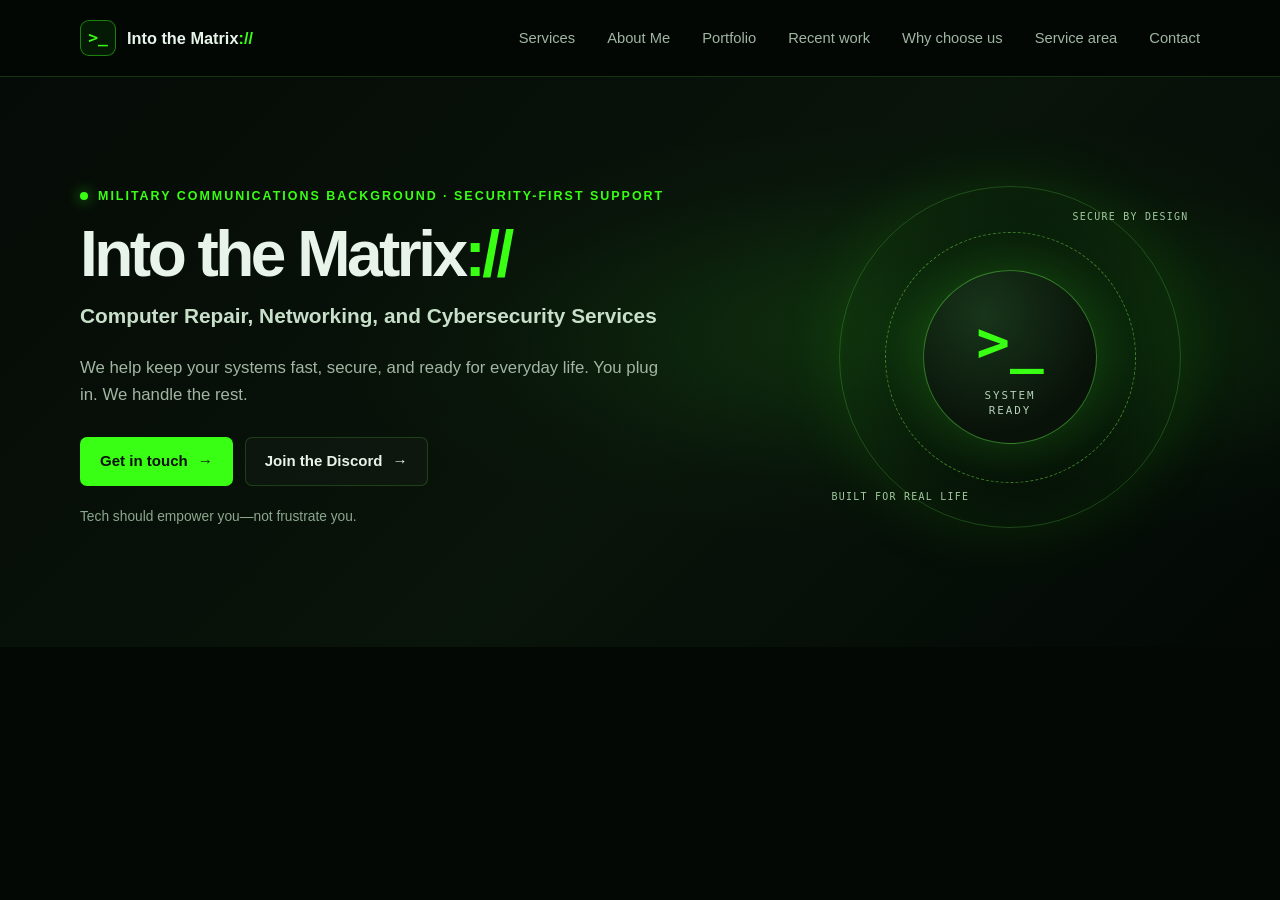
<file: index.html>
<!DOCTYPE html>
<html lang="en">
<head>
  <meta charset="UTF-8">
  <meta name="viewport" content="width=device-width, initial-scale=1">
  <meta name="description" content="Into the Matrix:// provides thoughtful computer repair, networking, cybersecurity, custom PC, and home lab services.">
  <title>Into the Matrix:// | Computer Repair, Networking &amp; Cybersecurity</title>
  <link rel="stylesheet" href="css/styles.css">
  <script src="js/main.js" defer></script>
</head>
<body>
  <!-- Keyboard users can skip directly to the page's main content. -->
  <a class="skip-link" href="#main-content">Skip to content</a>

  <!-- The header introduces the business and provides in-page navigation. -->
  <header class="site-header">
    <div class="container header-inner">
      <a class="brand" href="#home" aria-label="Into the Matrix home">
        <span class="brand-mark" aria-hidden="true">&gt;_</span>
        <span>Into the Matrix<span class="brand-slashes">://</span></span>
      </a>

      <button class="menu-toggle" type="button" aria-expanded="false" aria-controls="main-navigation">
        <span class="menu-icon" aria-hidden="true"><span></span><span></span><span></span></span>
        <span class="menu-label">Menu</span>
      </button>

      <nav class="site-nav" id="main-navigation" aria-label="Main navigation">
        <a href="services.html">Services</a>
        <a href="#about">About Me</a>
        <a href="portfolio.html">Portfolio</a>
        <a href="recent-work.html">Recent work</a>
        <a href="#why-choose">Why choose us</a>
        <a href="#service-area">Service area</a>
        <a href="#contact">Contact</a>
      </nav>
    </div>
  </header>

  <main id="main-content">
    <!-- The hero gives visitors a quick overview and clear next steps. -->
    <section class="hero section-shell" id="home" aria-labelledby="hero-title">
      <div class="container hero-layout">
        <div class="hero-copy">
          <p class="eyebrow"><span class="status-dot" aria-hidden="true"></span> Military communications background · security-first support</p>
          <h1 id="hero-title">Into the Matrix<span class="brand-slashes">://</span></h1>
          <p class="hero-subtitle">Computer Repair, Networking, and Cybersecurity Services</p>
          <p class="hero-description">
            We help keep your systems fast, secure, and ready for everyday life. You plug in. We handle the rest.
          </p>
          <div class="hero-actions">
            <a class="button button-primary" href="#contact">Get in touch <span aria-hidden="true">&rarr;</span></a>
            <a class="button button-secondary" href="https://discord.gg/3ud6S2FYjs" target="_blank" rel="noopener noreferrer">Join the Discord <span aria-hidden="true">&rarr;</span></a>
          </div>
          <p class="hero-note">Tech should empower you—not frustrate you.</p>
        </div>

        <!-- Decorative artwork is made with CSS, so the page needs no image assets. -->
        <div class="hero-art" aria-hidden="true">
          <div class="art-orbit orbit-outer"></div>
          <div class="art-orbit orbit-inner"></div>
          <div class="art-core">
            <span class="art-prompt">&gt;_</span>
            <span class="art-caption">SYSTEM<br>READY</span>
          </div>
          <span class="art-label art-label-top">SECURE BY DESIGN</span>
          <span class="art-label art-label-bottom">BUILT FOR REAL LIFE</span>
        </div>
      </div>
      <div class="matrix-rain" aria-hidden="true">
        <span>1<br>0<br>1<br>1<br>0<br>0<br>1<br>0<br>1<br>1<br>0<br>1<br>0<br>0<br>1<br>1<br>0<br>1</span>
        <span>0<br>1<br>0<br>0<br>1<br>1<br>0<br>1<br>0<br>1<br>1<br>0<br>1<br>0<br>0<br>1<br>0<br>1</span>
        <span>1<br>1<br>0<br>1<br>0<br>1<br>0<br>0<br>1<br>0<br>1<br>1<br>0<br>0<br>1<br>0<br>1<br>1</span>
        <span>0<br>0<br>1<br>0<br>1<br>1<br>0<br>1<br>1<br>0<br>0<br>1<br>0<br>1<br>1<br>0<br>1<br>0</span>
        <span>1<br>0<br>0<br>1<br>1<br>0<br>1<br>0<br>0<br>1<br>1<br>0<br>1<br>1<br>0<br>0<br>1<br>0</span>
        <span>0<br>1<br>1<br>0<br>0<br>1<br>0<br>1<br>0<br>0<br>1<br>1<br>0<br>1<br>0<br>1<br>1<br>0</span>
        <span>1<br>0<br>1<br>0<br>1<br>0<br>0<br>1<br>1<br>0<br>1<br>0<br>0<br>1<br>1<br>0<br>1<br>0</span>
        <span>0<br>1<br>0<br>1<br>1<br>0<br>1<br>0<br>1<br>0<br>0<br>1<br>1<br>0<br>1<br>0<br>0<br>1</span>
      </div>
    </section>

    <!-- Each service card describes one area of support in plain language. -->
    <section class="section-shell section-light" id="services" aria-labelledby="services-title">
      <div class="container">
        <div class="section-heading">
          <p class="eyebrow">What we do</p>
          <h2 id="services-title">Reliable support for your devices and network.</h2>
          <p>From a PC tune-up to a more secure home network, get practical help with clear recommendations.</p>
        </div>

        <div class="service-grid">
          <article class="service-card">
            <span class="service-icon" aria-hidden="true">
              <svg viewBox="0 0 48 48" fill="none" stroke="currentColor" stroke-width="1.8" stroke-linecap="round" stroke-linejoin="round" focusable="false">
                <path d="M29.5 8.5a11 11 0 0 0-13.2 14l-8.9 8.9a4.2 4.2 0 0 0 5.9 5.9l8.9-8.9a11 11 0 0 0 14-13.2l-6.7 6.7-6.4-1.7-1.7-6.4z" />
              </svg>
            </span>
            <h3>PC Repair</h3>
            <p>Get your computer running smoothly with practical diagnostics and cleanup.</p>
            <button class="card-open-button" type="button">See what's included <span aria-hidden="true">&rarr;</span></button>
            <div class="card-details" hidden>
              <ul class="service-list">
                <li>PC tune-ups and performance optimization</li>
                <li>Hardware diagnostics</li>
                <li>Virus and malware removal</li>
                <li>Software cleanup</li>
              </ul>
            </div>
          </article>
          <article class="service-card">
            <span class="service-icon" aria-hidden="true">
              <svg viewBox="0 0 48 48" fill="none" stroke="currentColor" stroke-width="1.8" stroke-linecap="round" stroke-linejoin="round" focusable="false">
                <circle cx="24" cy="10" r="4" />
                <circle cx="13" cy="37" r="4" />
                <circle cx="35" cy="37" r="4" />
                <path d="M24 14v8m0 0H13v11m11-11h11v11" />
              </svg>
            </span>
            <h3>Networking</h3>
            <p>Improve the reliability and reach of your home network.</p>
            <button class="card-open-button" type="button">See what's included <span aria-hidden="true">&rarr;</span></button>
            <div class="card-details" hidden>
              <ul class="service-list">
                <li>Wi-Fi optimization and router upgrades</li>
                <li>Home network setup and cabling</li>
                <li>Device configuration</li>
                <li>Remote support sessions</li>
              </ul>
            </div>
          </article>
          <article class="service-card">
            <span class="service-icon" aria-hidden="true">
              <svg viewBox="0 0 48 48" fill="none" stroke="currentColor" stroke-width="1.8" stroke-linecap="round" stroke-linejoin="round" focusable="false">
                <path d="m24 5 14 6v11c0 9-5.8 15.6-14 21-8.2-5.4-14-12-14-21V11z" />
                <path d="m17 23 5 5 9-10" />
              </svg>
            </span>
            <h3>Cybersecurity</h3>
            <p>Build safer habits and strengthen the protections around your devices and network.</p>
            <button class="card-open-button" type="button">See what's included <span aria-hidden="true">&rarr;</span></button>
            <div class="card-details" hidden>
              <ul class="service-list">
                <li>Network hardening</li>
                <li>Router and firewall optimization</li>
                <li>Password hygiene and MFA</li>
                <li>Threat cleanup and privacy coaching</li>
              </ul>
            </div>
          </article>
          <article class="service-card">
            <span class="service-icon" aria-hidden="true">
              <svg viewBox="0 0 48 48" fill="none" stroke="currentColor" stroke-width="1.8" stroke-linecap="round" stroke-linejoin="round" focusable="false">
                <rect x="4" y="7" width="27" height="21" rx="2" />
                <path d="M13 36h9m-4.5-8V36m16-25h10v28H33z" />
                <circle cx="38" cy="17" r="1" />
                <path d="M36 23h4m-4 4h4" />
              </svg>
            </span>
            <h3>Custom PC Builds</h3>
            <p>Build planning and component selection for a computer matched to your needs and budget.</p>
            <button class="card-open-button" type="button">See what's included <span aria-hidden="true">&rarr;</span></button>
            <div class="card-details" hidden>
              <ul class="service-list">
                <li>Component selection matched to your budget</li>
                <li>Compatibility and upgrade planning</li>
                <li>Build guidance for your intended use</li>
              </ul>
            </div>
          </article>
          <article class="service-card">
            <span class="service-icon" aria-hidden="true">
              <svg viewBox="0 0 48 48" fill="none" stroke="currentColor" stroke-width="1.8" stroke-linecap="round" stroke-linejoin="round" focusable="false">
                <rect x="7" y="5" width="34" height="11" rx="2" />
                <rect x="7" y="19" width="34" height="11" rx="2" />
                <rect x="7" y="33" width="34" height="11" rx="2" />
                <circle cx="14" cy="10.5" r="1" />
                <circle cx="14" cy="24.5" r="1" />
                <circle cx="14" cy="38.5" r="1" />
                <path d="M21 10.5h14m-14 14h14m-14 14h14" />
              </svg>
            </span>
            <h3>Home Lab Consulting</h3>
            <p>Friendly guidance for planning and learning with your own home lab and networking equipment.</p>
            <button class="card-open-button" type="button">See what's included <span aria-hidden="true">&rarr;</span></button>
            <div class="card-details" hidden>
              <ul class="service-list">
                <li>Home lab planning and equipment guidance</li>
                <li>Virtualization and network learning</li>
                <li>Friendly troubleshooting support</li>
              </ul>
            </div>
          </article>
        </div>
      </div>
    </section>

    <!-- This section shares the owner's background and approach. -->
    <section class="section-shell about-section" id="about" aria-labelledby="about-title">
      <div class="container about-layout">
        <div class="about-intro">
          <p class="eyebrow">The person behind the support</p>
          <h2 id="about-title">A little about me.</h2>
          <p class="about-lead">Tech should empower you—not frustrate you.</p>
          <p>
            I'm a former U.S. Army Network Technician with hands-on telecommunications and networking experience.
            I bring a security-focused mindset to every project and explain options in clear, everyday language.
          </p>
          <p>
            I'm currently studying networking and cybersecurity, building on practical experience while continuing
            to learn and keep pace with a changing field.
          </p>
        </div>
      </div>
    </section>

    <section class="section-shell section-light portfolio-section" id="portfolio" aria-labelledby="portfolio-title">
      <div class="container">
        <div class="section-heading">
          <p class="eyebrow">Hands-on learning</p>
          <h2 id="portfolio-title">Projects &amp; Portfolio</h2>
          <p>A look at the systems, builds, and experiments that keep practical skills growing.</p>
        </div>

        <div class="portfolio-grid">
          <article class="portfolio-card">
            <figure class="portfolio-visual visual-pi" role="img" aria-label="Placeholder illustration for a Raspberry Pi project">
              <span aria-hidden="true">&gt;_ pi.init()</span>
              <span class="visual-caption" aria-hidden="true">SINGLE-BOARD COMPUTING</span>
            </figure>
            <div class="portfolio-copy">
              <h3>Raspberry Pi Projects</h3>
              <p>Compact builds for automation, monitoring, and learning how software meets hardware.</p>
              <button class="card-open-button" type="button">Explore project <span aria-hidden="true">&rarr;</span></button>
              <div class="card-details" hidden>
                <p>Compact builds for automation, monitoring, and learning how software meets hardware.</p>
                <p class="skill-label">Skills used</p>
                <ul class="skill-list" aria-label="Raspberry Pi project skills">
                  <li>Linux</li><li>Python</li><li>Automation</li>
                </ul>
              </div>
            </div>
          </article>

          <article class="portfolio-card">
            <figure class="portfolio-visual visual-lab" role="img" aria-label="Placeholder illustration for homelab infrastructure">
              <span aria-hidden="true">[ NODE 01 ]</span>
              <span class="visual-caption" aria-hidden="true">HOMELAB INFRASTRUCTURE</span>
            </figure>
            <div class="portfolio-copy">
              <h3>Homelab Infrastructure</h3>
              <p>A practical sandbox for services, virtualization, network planning, and troubleshooting.</p>
              <button class="card-open-button" type="button">Explore project <span aria-hidden="true">&rarr;</span></button>
              <div class="card-details" hidden>
                <p>A practical sandbox for services, virtualization, network planning, and troubleshooting.</p>
                <p class="skill-label">Skills used</p>
                <ul class="skill-list" aria-label="Homelab infrastructure skills">
                  <li>Virtualization</li><li>Networking</li><li>Linux</li>
                </ul>
              </div>
            </div>
          </article>

          <article class="portfolio-card">
            <figure class="portfolio-visual visual-pc" role="img" aria-label="Placeholder illustration for a custom PC build">
              <span aria-hidden="true">BUILD: READY</span>
              <span class="visual-caption" aria-hidden="true">CUSTOM PC BUILDS</span>
            </figure>
            <div class="portfolio-copy">
              <h3>Custom PC Builds</h3>
              <p>Balanced component plans and carefully assembled systems matched to real needs and budgets.</p>
              <button class="card-open-button" type="button">Explore project <span aria-hidden="true">&rarr;</span></button>
              <div class="card-details" hidden>
                <p>Balanced component plans and carefully assembled systems matched to real needs and budgets.</p>
                <p class="skill-label">Skills used</p>
                <ul class="skill-list" aria-label="Custom PC build skills">
                  <li>Hardware</li><li>Compatibility</li><li>Diagnostics</li>
                </ul>
              </div>
            </div>
          </article>

          <article class="portfolio-card">
            <figure class="portfolio-visual visual-network" role="img" aria-label="Placeholder illustration for a network optimization project">
              <span aria-hidden="true">LAN &gt; WAN</span>
              <span class="visual-caption" aria-hidden="true">NETWORK OPTIMIZATION</span>
            </figure>
            <div class="portfolio-copy">
              <h3>Network Optimization Projects</h3>
              <p>Coverage and configuration improvements built around a home's layout and connected devices.</p>
              <button class="card-open-button" type="button">Explore project <span aria-hidden="true">&rarr;</span></button>
              <div class="card-details" hidden>
                <p>Coverage and configuration improvements built around a home's layout and connected devices.</p>
                <p class="skill-label">Skills used</p>
                <ul class="skill-list" aria-label="Network optimization skills">
                  <li>Wi-Fi</li><li>Routing</li><li>Troubleshooting</li>
                </ul>
              </div>
            </div>
          </article>

          <article class="portfolio-card">
            <figure class="portfolio-visual visual-security" role="img" aria-label="Placeholder illustration for cybersecurity learning projects">
              <span aria-hidden="true">[ ACCESS: SAFE ]</span>
              <span class="visual-caption" aria-hidden="true">CYBERSECURITY LEARNING</span>
            </figure>
            <div class="portfolio-copy">
              <h3>Cybersecurity Learning Projects</h3>
              <p>Responsible, lab-based exercises that develop defensive skills and safer security habits.</p>
              <button class="card-open-button" type="button">Explore project <span aria-hidden="true">&rarr;</span></button>
              <div class="card-details" hidden>
                <p>Responsible, lab-based exercises that develop defensive skills and safer security habits.</p>
                <p class="skill-label">Skills used</p>
                <ul class="skill-list" aria-label="Cybersecurity learning skills">
                  <li>Hardening</li><li>Monitoring</li><li>Risk awareness</li>
                </ul>
              </div>
            </div>
          </article>

          <article class="portfolio-card">
            <figure class="portfolio-visual visual-print" role="img" aria-label="Placeholder illustration for a 3D printing project">
              <span aria-hidden="true">LAYER 001</span>
              <span class="visual-caption" aria-hidden="true">3D PRINTING</span>
            </figure>
            <div class="portfolio-copy">
              <h3>3D Printing Projects</h3>
              <p>Small functional prints and prototypes that combine digital design with hands-on making.</p>
              <button class="card-open-button" type="button">Explore project <span aria-hidden="true">&rarr;</span></button>
              <div class="card-details" hidden>
                <p>Small functional prints and prototypes that combine digital design with hands-on making.</p>
                <p class="skill-label">Skills used</p>
                <ul class="skill-list" aria-label="3D printing project skills">
                  <li>CAD</li><li>Prototyping</li><li>Calibration</li>
                </ul>
              </div>
            </div>
          </article>
        </div>
      </div>
    </section>

    <section class="section-shell recent-section" id="recent-work" aria-labelledby="recent-title">
      <div class="container">
        <div class="section-heading">
          <p class="eyebrow">How problems get solved</p>
          <h2 id="recent-title">Recent Work</h2>
          <p>Illustrative examples of the practical, step-by-step support we provide—not client testimonials.</p>
        </div>

        <div class="recent-grid">
          <article class="recent-card">
            <h3>Home Wi-Fi dropouts</h3>
            <p class="card-summary">Home Wi-Fi constantly disconnected in parts of the house.</p>
            <button class="card-open-button" type="button">View example <span aria-hidden="true">&rarr;</span></button>
            <div class="card-details" hidden>
              <dl class="case-study">
                <div><dt>Problem</dt><dd>Home Wi-Fi constantly disconnected in parts of the house.</dd></div>
                <div><dt>Solution</dt><dd>Reviewed router placement, selected a clearer channel, and adjusted network settings.</dd></div>
                <div><dt>Result</dt><dd>More reliable coverage throughout the home.</dd></div>
              </dl>
            </div>
          </article>

          <article class="recent-card">
            <h3>Slow everyday PC</h3>
            <p class="card-summary">A computer took too long to start and felt sluggish during routine tasks.</p>
            <button class="card-open-button" type="button">View example <span aria-hidden="true">&rarr;</span></button>
            <div class="card-details" hidden>
              <dl class="case-study">
                <div><dt>Problem</dt><dd>A computer took too long to start and felt sluggish during routine tasks.</dd></div>
                <div><dt>Solution</dt><dd>Checked storage health, startup apps, available updates, and system resource usage.</dd></div>
                <div><dt>Result</dt><dd>A clearer upgrade and cleanup plan based on the actual bottleneck.</dd></div>
              </dl>
            </div>
          </article>

          <article class="recent-card">
            <h3>Unclear home network security</h3>
            <p class="card-summary">Router settings and connected devices had not been reviewed in some time.</p>
            <button class="card-open-button" type="button">View example <span aria-hidden="true">&rarr;</span></button>
            <div class="card-details" hidden>
              <dl class="case-study">
                <div><dt>Problem</dt><dd>Router settings and connected devices had not been reviewed in some time.</dd></div>
                <div><dt>Solution</dt><dd>Reviewed Wi-Fi security, firmware status, admin access, and connected devices.</dd></div>
                <div><dt>Result</dt><dd>Practical next steps to strengthen the network and maintain it over time.</dd></div>
              </dl>
            </div>
          </article>
        </div>
      </div>
    </section>

    <section class="section-shell why-section" id="why-choose" aria-labelledby="why-title">
      <div class="container">
        <div class="section-heading">
          <p class="eyebrow">Support you can feel good about</p>
          <h2 id="why-title">Why Choose Into the Matrix://</h2>
          <p>Dependable help grounded in clear communication, thoughtful recommendations, and ongoing learning.</p>
        </div>
        <ul class="trust-grid">
          <li><span class="trust-mark" aria-hidden="true">&gt;_</span><span><strong>Military communications background</strong><br>Reliability and attention to detail inform every job.</span></li>
          <li><span class="trust-mark" aria-hidden="true">&gt;_</span><span><strong>Clear communication</strong><br>Understand the issue and your options without unnecessary jargon.</span></li>
          <li><span class="trust-mark" aria-hidden="true">&gt;_</span><span><strong>Honest recommendations</strong><br>Practical solutions matched to your needs and budget.</span></li>
          <li><span class="trust-mark" aria-hidden="true">&gt;_</span><span><strong>Security-focused approach</strong><br>Privacy and safer practices are part of the conversation.</span></li>
          <li><span class="trust-mark" aria-hidden="true">&gt;_</span><span><strong>Local and remote support</strong><br>Serving Killeen, Texas, with remote help when appropriate.</span></li>
          <li><span class="trust-mark" aria-hidden="true">&gt;_</span><span><strong>Continuing education</strong><br>Ongoing study in networking and cybersecurity.</span></li>
        </ul>
      </div>
    </section>

    <section class="section-shell area-section" id="service-area" aria-labelledby="area-title">
      <div class="container area-layout">
        <div class="area-copy">
          <p class="eyebrow">Local knowledge, practical support</p>
          <h2 id="area-title">Serving Killeen, Texas.</h2>
          <p class="area-description">
            Into the Matrix:// supports home users in Killeen with computer repair, networking, and security-minded
            technical help. Tell us what you need, and we'll confirm whether local or remote support is the right fit.
          </p>
          <a class="button button-primary" href="#contact">Ask about service <span aria-hidden="true">&rarr;</span></a>
        </div>
        <aside class="area-panel" aria-label="Local and remote support options">
          <p class="area-panel-label">Support options</p>
          <article class="area-option">
            <span class="area-option-mark" aria-hidden="true">
              <svg viewBox="0 0 24 24" fill="none" stroke="currentColor" stroke-width="1.7" stroke-linecap="round" stroke-linejoin="round" focusable="false">
                <path d="M19 10c0 5-7 11-7 11S5 15 5 10a7 7 0 1 1 14 0Z" />
                <circle cx="12" cy="10" r="2.2" />
              </svg>
            </span>
            <div>
              <h3>Local support</h3>
              <p>Based in Killeen, Texas. Availability depends on the type of service and scheduling.</p>
            </div>
          </article>
          <article class="area-option">
            <span class="area-option-mark" aria-hidden="true">
              <svg viewBox="0 0 24 24" fill="none" stroke="currentColor" stroke-width="1.7" stroke-linecap="round" stroke-linejoin="round" focusable="false">
                <rect x="3" y="4" width="18" height="13" rx="2" />
                <path d="M8 21h8m-4-4v4m-5-9 3-3 2 2 4-4" />
              </svg>
            </span>
            <div>
              <h3>Remote support</h3>
              <p>Remote help may be available for suitable software and configuration issues, with your permission.</p>
            </div>
          </article>
        </aside>
      </div>
    </section>

    <!-- Contact methods are ready to customize; the form is intentionally a placeholder. -->
    <section class="section-shell contact-section" id="contact" aria-labelledby="contact-title">
      <div class="container">
        <div class="section-heading contact-heading">
          <p class="eyebrow">Start a conversation</p>
          <h2 id="contact-title">Let's get your tech working for you.</h2>
          <p>Join the Discord to check pricing, ask a question, or request service.</p>
        </div>

        <div class="contact-grid">
          <article class="contact-card" id="discord">
            <span class="contact-icon" aria-hidden="true">&gt;_</span>
            <h3>Discord</h3>
            <p>Join the community for computer repair, networking help, cybersecurity learning, and remote support in the Killeen area.</p>
            <a class="text-link" href="https://discord.gg/3ud6S2FYjs" target="_blank" rel="noopener noreferrer">Join the Discord <span aria-hidden="true">&rarr;</span></a>
          </article>

          <article class="contact-card">
            <span class="contact-icon" aria-hidden="true">@</span>
            <h3>How to get help</h3>
            <ol class="contact-steps">
              <li>Request service in <strong>#book-a-service</strong>.</li>
              <li>Open a support ticket in <strong>#remote-support</strong>.</li>
              <li>Ask a quick question in <strong>#ask-a-tech</strong>.</li>
              <li>Check rates in <strong>#pricing</strong>.</li>
            </ol>
            <a class="text-link" href="https://discord.gg/3ud6S2FYjs" target="_blank" rel="noopener noreferrer">Open Discord <span aria-hidden="true">&rarr;</span></a>
          </article>

          <article class="contact-card contact-card-muted">
            <span class="contact-icon" aria-hidden="true">...</span>
            <h3>Contact form</h3>
            <p>A contact form may be added here later. For now, please use Discord.</p>
            <span class="coming-soon">Coming in a future update</span>
          </article>
        </div>
      </div>
    </section>
  </main>

  <dialog class="card-dialog" aria-labelledby="card-dialog-title">
    <div class="card-dialog-heading">
      <p class="eyebrow">Into the Matrix://</p>
      <button class="card-dialog-close" type="button" aria-label="Close details">&times;</button>
    </div>
    <h2 id="card-dialog-title"></h2>
    <div class="card-dialog-content"></div>
  </dialog>

  <dialog class="section-dialog" aria-label="Section information">
    <div class="section-dialog-heading">
      <p class="eyebrow">Explore Into the Matrix://</p>
      <button class="section-dialog-close" type="button" aria-label="Close section">&times;</button>
    </div>
    <div class="section-dialog-content"></div>
  </dialog>

  <!-- The footer closes the page and reserves space for future social profiles. -->
  <footer class="site-footer">
    <div class="container footer-inner">
      <div class="footer-business">
        <a class="brand footer-brand" href="#home" aria-label="Into the Matrix home">
          <span class="brand-mark" aria-hidden="true">&gt;_</span>
          <span>Into the Matrix<span class="brand-slashes">://</span></span>
        </a>
        <p>Computer repair, networking, and cybersecurity support in Killeen, Texas.</p>
      </div>
      <div class="footer-services" aria-label="Service categories">
        <h2>Services</h2>
        <ul>
          <li><a href="services.html">Computer Repair</a></li>
          <li><a href="services.html">Networking</a></li>
          <li><a href="services.html">Cybersecurity</a></li>
        </ul>
      </div>
      <nav class="footer-social" aria-label="Social links">
        <h2>Connect</h2>
        <ul>
          <li><a href="#contact" aria-label="GitHub profile link placeholder; contact us for details">GitHub <span>coming soon</span></a></li>
          <li><a href="#contact" aria-label="LinkedIn profile link placeholder; contact us for details">LinkedIn <span>coming soon</span></a></li>
          <li><a href="https://discord.gg/3ud6S2FYjs" target="_blank" rel="noopener noreferrer">Discord</a></li>
        </ul>
      </nav>
    </div>
    <div class="container footer-bottom">
      <p class="footer-copy">&copy; 2026 Into the Matrix://. All rights reserved.</p>
      <a href="#home">Back to top <span aria-hidden="true">&uarr;</span></a>
    </div>
  </footer>
</body>
</html>
</file>
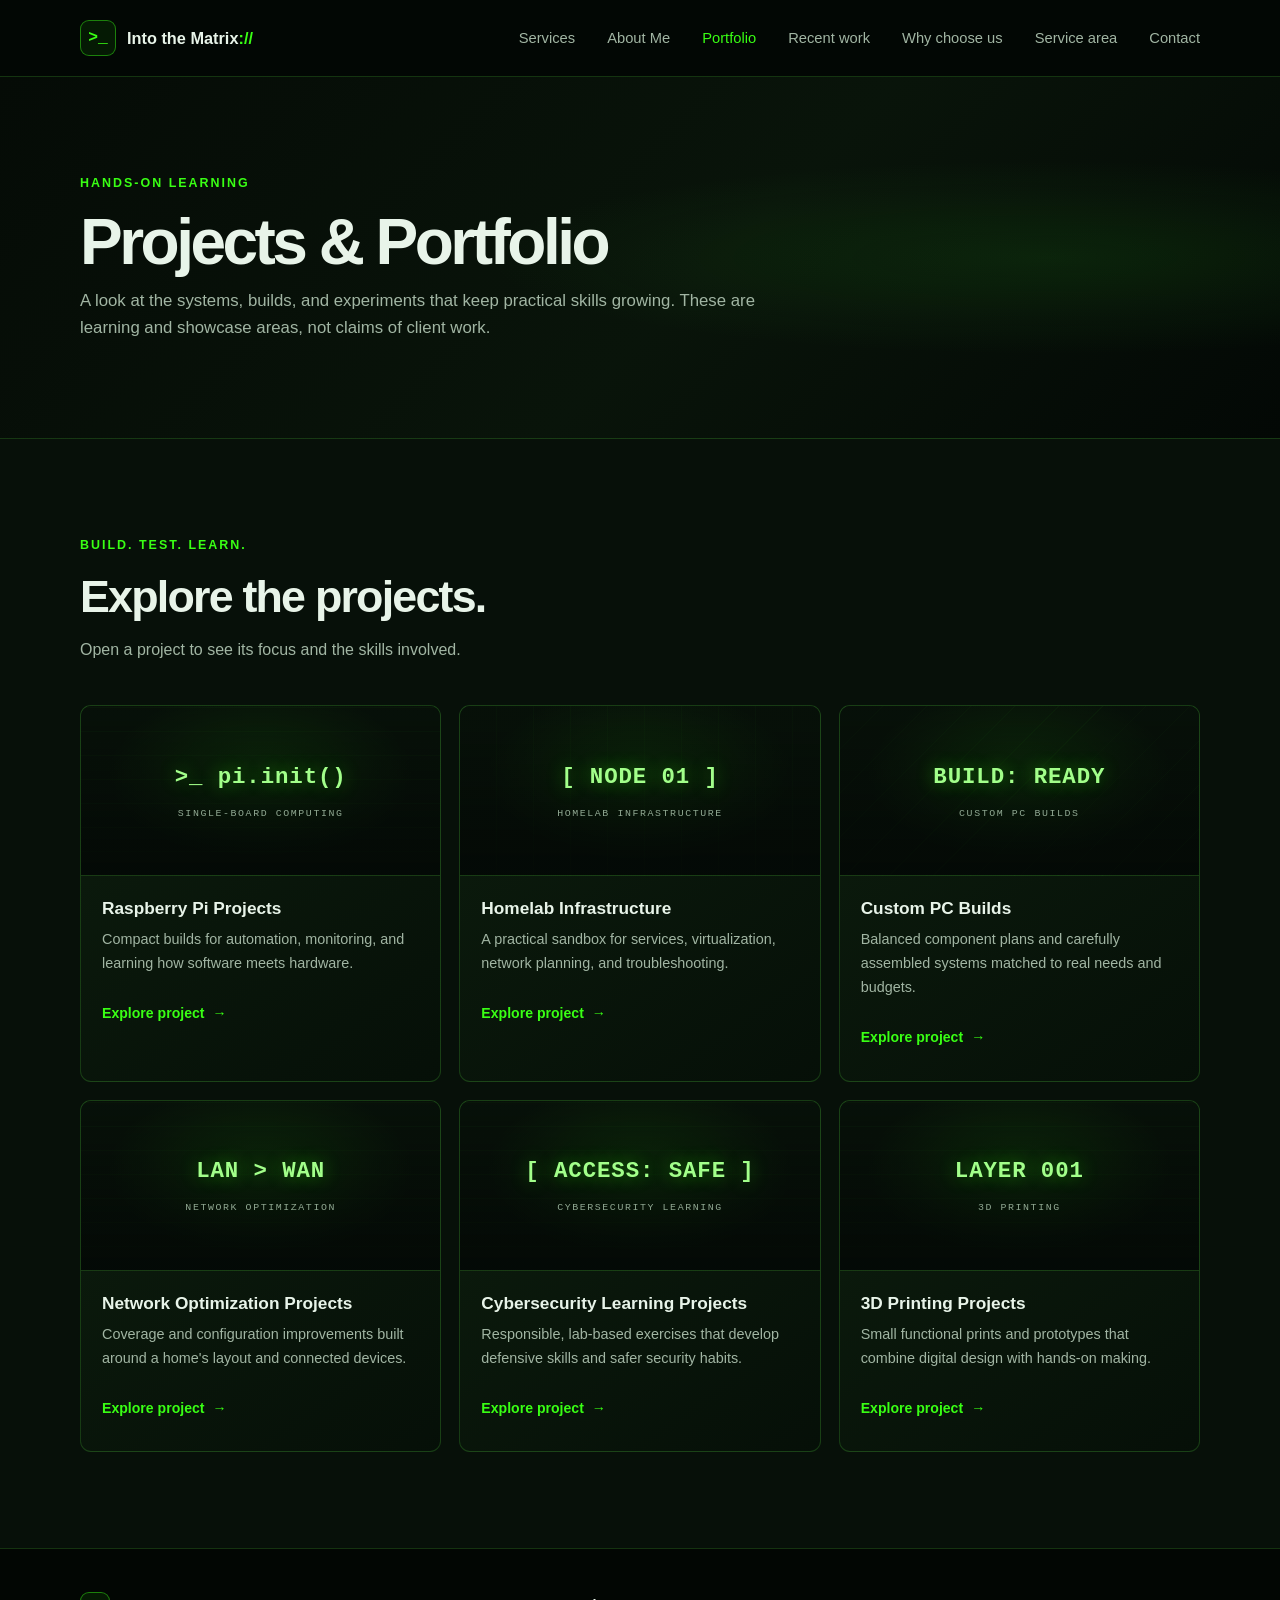
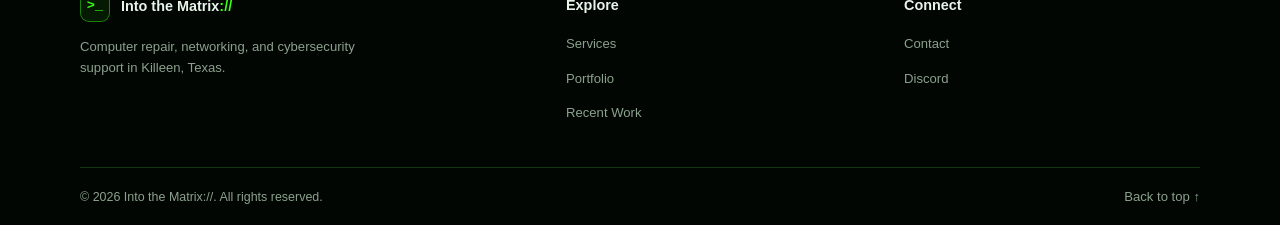
<file: portfolio.html>
<!DOCTYPE html>
<html lang="en">
<head>
  <meta charset="UTF-8">
  <meta name="viewport" content="width=device-width, initial-scale=1">
  <meta name="description" content="Explore hands-on Raspberry Pi, homelab, custom PC, networking, cybersecurity, and 3D printing projects.">
  <title>Portfolio | Into the Matrix://</title>
  <link rel="stylesheet" href="css/styles.css">
  <script src="js/main.js" defer></script>
</head>
<body>
  <a class="skip-link" href="#main-content">Skip to content</a>

  <header class="site-header">
    <div class="container header-inner">
      <a class="brand" href="index.html#home" aria-label="Into the Matrix home">
        <span class="brand-mark" aria-hidden="true">&gt;_</span>
        <span>Into the Matrix<span class="brand-slashes">://</span></span>
      </a>
      <button class="menu-toggle" type="button" aria-expanded="false" aria-controls="main-navigation">
        <span class="menu-icon" aria-hidden="true"><span></span><span></span><span></span></span>
        <span class="menu-label">Menu</span>
      </button>
      <nav class="site-nav" id="main-navigation" aria-label="Main navigation">
        <a href="services.html">Services</a>
        <a href="index.html#about">About Me</a>
        <a href="portfolio.html" aria-current="page">Portfolio</a>
        <a href="recent-work.html">Recent work</a>
        <a href="index.html#why-choose">Why choose us</a>
        <a href="index.html#service-area">Service area</a>
        <a href="index.html#contact">Contact</a>
      </nav>
    </div>
  </header>

  <main id="main-content">
    <section class="page-hero section-shell" aria-labelledby="page-title">
      <div class="container">
        <p class="eyebrow">Hands-on learning</p>
        <h1 id="page-title">Projects &amp; Portfolio</h1>
        <p>A look at the systems, builds, and experiments that keep practical skills growing. These are learning and showcase areas, not claims of client work.</p>
      </div>
    </section>

    <section class="section-shell section-light portfolio-section" aria-labelledby="portfolio-title">
      <div class="container">
        <div class="section-heading">
          <p class="eyebrow">Build. Test. Learn.</p>
          <h2 id="portfolio-title">Explore the projects.</h2>
          <p>Open a project to see its focus and the skills involved.</p>
        </div>
        <div class="portfolio-grid">
          <article class="portfolio-card">
            <figure class="portfolio-visual visual-pi" role="img" aria-label="Placeholder illustration for a Raspberry Pi project">
              <span aria-hidden="true">&gt;_ pi.init()</span>
              <span class="visual-caption" aria-hidden="true">SINGLE-BOARD COMPUTING</span>
            </figure>
            <div class="portfolio-copy">
              <h3>Raspberry Pi Projects</h3>
              <p>Compact builds for automation, monitoring, and learning how software meets hardware.</p>
              <button class="card-open-button" type="button">Explore project <span aria-hidden="true">&rarr;</span></button>
              <div class="card-details" hidden>
                <p>Compact builds for automation, monitoring, and learning how software meets hardware.</p>
                <p class="skill-label">Skills used</p>
                <ul class="skill-list" aria-label="Raspberry Pi project skills"><li>Linux</li><li>Python</li><li>Automation</li></ul>
              </div>
            </div>
          </article>
          <article class="portfolio-card">
            <figure class="portfolio-visual visual-lab" role="img" aria-label="Placeholder illustration for homelab infrastructure">
              <span aria-hidden="true">[ NODE 01 ]</span>
              <span class="visual-caption" aria-hidden="true">HOMELAB INFRASTRUCTURE</span>
            </figure>
            <div class="portfolio-copy">
              <h3>Homelab Infrastructure</h3>
              <p>A practical sandbox for services, virtualization, network planning, and troubleshooting.</p>
              <button class="card-open-button" type="button">Explore project <span aria-hidden="true">&rarr;</span></button>
              <div class="card-details" hidden>
                <p>A practical sandbox for services, virtualization, network planning, and troubleshooting.</p>
                <p class="skill-label">Skills used</p>
                <ul class="skill-list" aria-label="Homelab infrastructure skills"><li>Virtualization</li><li>Networking</li><li>Linux</li></ul>
              </div>
            </div>
          </article>
          <article class="portfolio-card">
            <figure class="portfolio-visual visual-pc" role="img" aria-label="Placeholder illustration for a custom PC build">
              <span aria-hidden="true">BUILD: READY</span>
              <span class="visual-caption" aria-hidden="true">CUSTOM PC BUILDS</span>
            </figure>
            <div class="portfolio-copy">
              <h3>Custom PC Builds</h3>
              <p>Balanced component plans and carefully assembled systems matched to real needs and budgets.</p>
              <button class="card-open-button" type="button">Explore project <span aria-hidden="true">&rarr;</span></button>
              <div class="card-details" hidden>
                <p>Balanced component plans and carefully assembled systems matched to real needs and budgets.</p>
                <p class="skill-label">Skills used</p>
                <ul class="skill-list" aria-label="Custom PC build skills"><li>Hardware</li><li>Compatibility</li><li>Diagnostics</li></ul>
              </div>
            </div>
          </article>
          <article class="portfolio-card">
            <figure class="portfolio-visual visual-network" role="img" aria-label="Placeholder illustration for a network optimization project">
              <span aria-hidden="true">LAN &gt; WAN</span>
              <span class="visual-caption" aria-hidden="true">NETWORK OPTIMIZATION</span>
            </figure>
            <div class="portfolio-copy">
              <h3>Network Optimization Projects</h3>
              <p>Coverage and configuration improvements built around a home's layout and connected devices.</p>
              <button class="card-open-button" type="button">Explore project <span aria-hidden="true">&rarr;</span></button>
              <div class="card-details" hidden>
                <p>Coverage and configuration improvements built around a home's layout and connected devices.</p>
                <p class="skill-label">Skills used</p>
                <ul class="skill-list" aria-label="Network optimization skills"><li>Wi-Fi</li><li>Routing</li><li>Troubleshooting</li></ul>
              </div>
            </div>
          </article>
          <article class="portfolio-card">
            <figure class="portfolio-visual visual-security" role="img" aria-label="Placeholder illustration for cybersecurity learning projects">
              <span aria-hidden="true">[ ACCESS: SAFE ]</span>
              <span class="visual-caption" aria-hidden="true">CYBERSECURITY LEARNING</span>
            </figure>
            <div class="portfolio-copy">
              <h3>Cybersecurity Learning Projects</h3>
              <p>Responsible, lab-based exercises that develop defensive skills and safer security habits.</p>
              <button class="card-open-button" type="button">Explore project <span aria-hidden="true">&rarr;</span></button>
              <div class="card-details" hidden>
                <p>Responsible, lab-based exercises that develop defensive skills and safer security habits.</p>
                <p class="skill-label">Skills used</p>
                <ul class="skill-list" aria-label="Cybersecurity learning skills"><li>Hardening</li><li>Monitoring</li><li>Risk awareness</li></ul>
              </div>
            </div>
          </article>
          <article class="portfolio-card">
            <figure class="portfolio-visual visual-print" role="img" aria-label="Placeholder illustration for a 3D printing project">
              <span aria-hidden="true">LAYER 001</span>
              <span class="visual-caption" aria-hidden="true">3D PRINTING</span>
            </figure>
            <div class="portfolio-copy">
              <h3>3D Printing Projects</h3>
              <p>Small functional prints and prototypes that combine digital design with hands-on making.</p>
              <button class="card-open-button" type="button">Explore project <span aria-hidden="true">&rarr;</span></button>
              <div class="card-details" hidden>
                <p>Small functional prints and prototypes that combine digital design with hands-on making.</p>
                <p class="skill-label">Skills used</p>
                <ul class="skill-list" aria-label="3D printing project skills"><li>CAD</li><li>Prototyping</li><li>Calibration</li></ul>
              </div>
            </div>
          </article>
        </div>
      </div>
    </section>
  </main>

  <dialog class="card-dialog" aria-labelledby="card-dialog-title">
    <div class="card-dialog-heading">
      <p class="eyebrow">Into the Matrix://</p>
      <button class="card-dialog-close" type="button" aria-label="Close details">&times;</button>
    </div>
    <h2 id="card-dialog-title"></h2>
    <div class="card-dialog-content"></div>
  </dialog>

  <footer class="site-footer">
    <div class="container footer-inner">
      <div class="footer-business">
        <a class="brand footer-brand" href="index.html#home" aria-label="Into the Matrix home">
          <span class="brand-mark" aria-hidden="true">&gt;_</span>
          <span>Into the Matrix<span class="brand-slashes">://</span></span>
        </a>
        <p>Computer repair, networking, and cybersecurity support in Killeen, Texas.</p>
      </div>
      <div class="footer-services" aria-label="Explore pages">
        <h2>Explore</h2>
        <ul><li><a href="services.html">Services</a></li><li><a href="portfolio.html">Portfolio</a></li><li><a href="recent-work.html">Recent Work</a></li></ul>
      </div>
      <nav class="footer-social" aria-label="Social links">
        <h2>Connect</h2>
        <ul><li><a href="index.html#contact">Contact</a></li><li><a href="https://discord.gg/3ud6S2FYjs" target="_blank" rel="noopener noreferrer">Discord</a></li></ul>
      </nav>
    </div>
    <div class="container footer-bottom">
      <p class="footer-copy">&copy; 2026 Into the Matrix://. All rights reserved.</p>
      <a href="#main-content">Back to top <span aria-hidden="true">&uarr;</span></a>
    </div>
  </footer>
</body>
</html>
</file>
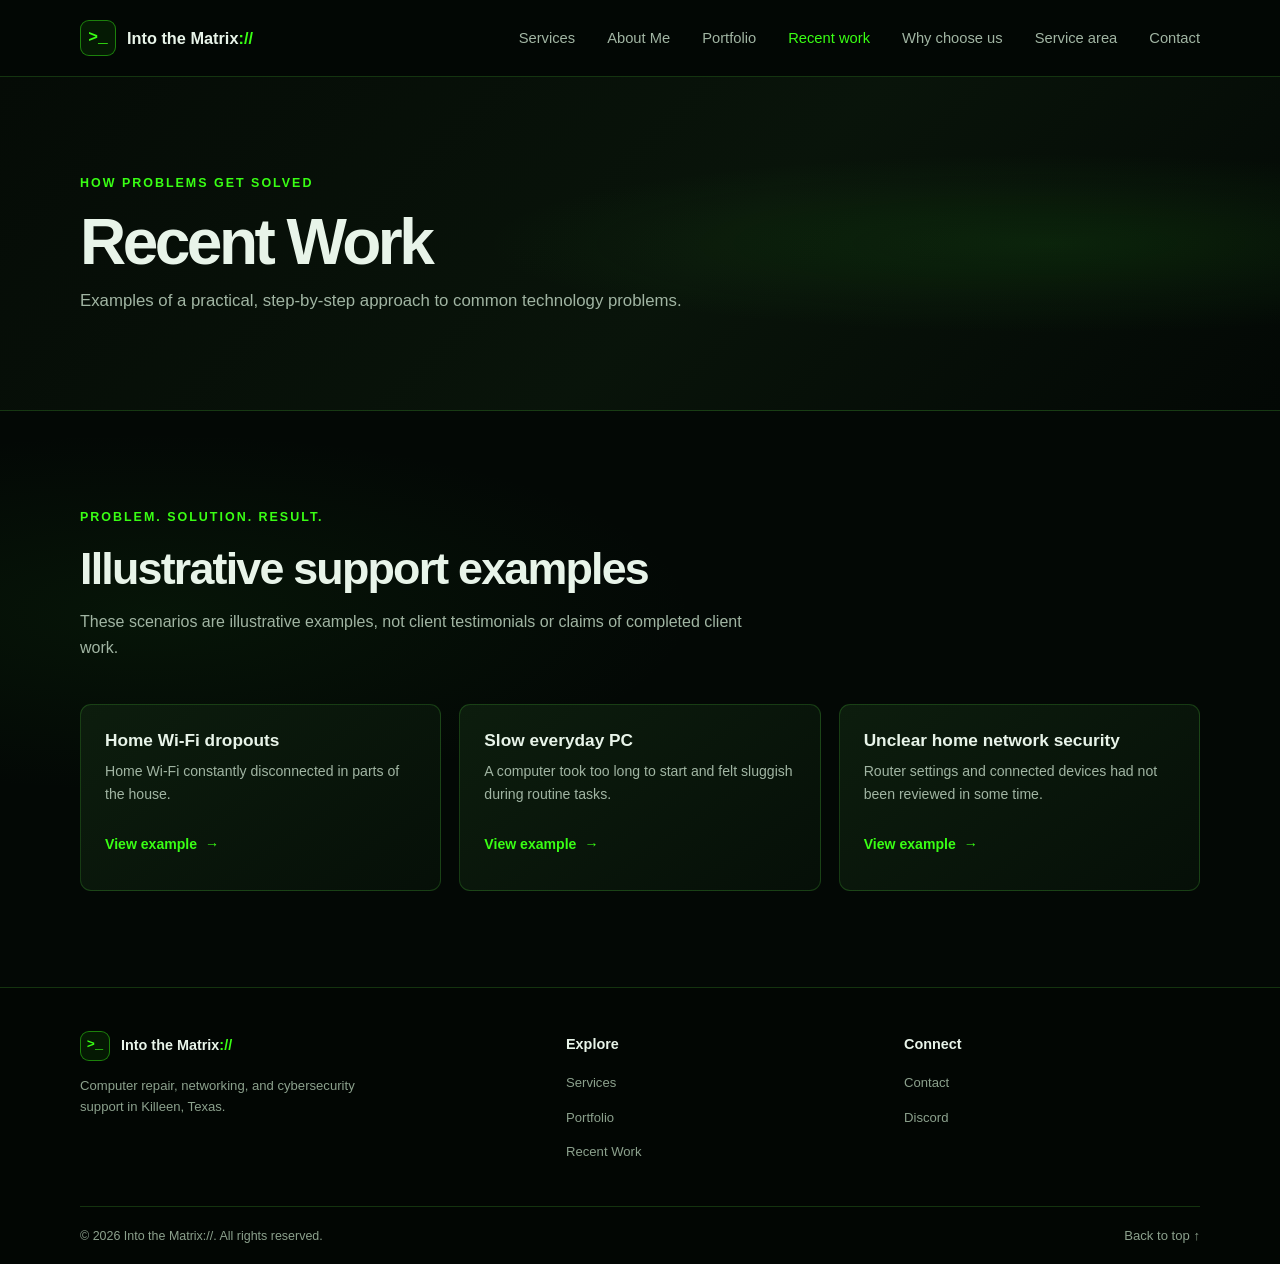
<file: recent-work.html>
<!DOCTYPE html>
<html lang="en">
<head>
  <meta charset="UTF-8">
  <meta name="viewport" content="width=device-width, initial-scale=1">
  <meta name="description" content="See illustrative examples of how Into the Matrix:// approaches common computer, Wi-Fi, and home network problems.">
  <title>Recent Work | Into the Matrix://</title>
  <link rel="stylesheet" href="css/styles.css">
  <script src="js/main.js" defer></script>
</head>
<body>
  <a class="skip-link" href="#main-content">Skip to content</a>

  <header class="site-header">
    <div class="container header-inner">
      <a class="brand" href="index.html#home" aria-label="Into the Matrix home">
        <span class="brand-mark" aria-hidden="true">&gt;_</span>
        <span>Into the Matrix<span class="brand-slashes">://</span></span>
      </a>
      <button class="menu-toggle" type="button" aria-expanded="false" aria-controls="main-navigation">
        <span class="menu-icon" aria-hidden="true"><span></span><span></span><span></span></span>
        <span class="menu-label">Menu</span>
      </button>
      <nav class="site-nav" id="main-navigation" aria-label="Main navigation">
        <a href="services.html">Services</a>
        <a href="index.html#about">About Me</a>
        <a href="portfolio.html">Portfolio</a>
        <a href="recent-work.html" aria-current="page">Recent work</a>
        <a href="index.html#why-choose">Why choose us</a>
        <a href="index.html#service-area">Service area</a>
        <a href="index.html#contact">Contact</a>
      </nav>
    </div>
  </header>

  <main id="main-content">
    <section class="page-hero section-shell" aria-labelledby="page-title">
      <div class="container">
        <p class="eyebrow">How problems get solved</p>
        <h1 id="page-title">Recent Work</h1>
        <p>Examples of a practical, step-by-step approach to common technology problems.</p>
      </div>
    </section>

    <section class="section-shell recent-section" aria-labelledby="recent-title">
      <div class="container">
        <div class="section-heading">
          <p class="eyebrow">Problem. Solution. Result.</p>
          <h2 id="recent-title">Illustrative support examples</h2>
          <p>These scenarios are illustrative examples, not client testimonials or claims of completed client work.</p>
        </div>
        <div class="recent-grid">
          <article class="recent-card">
            <h3>Home Wi-Fi dropouts</h3>
            <p class="card-summary">Home Wi-Fi constantly disconnected in parts of the house.</p>
            <button class="card-open-button" type="button">View example <span aria-hidden="true">&rarr;</span></button>
            <div class="card-details" hidden>
              <dl class="case-study">
                <div><dt>Problem</dt><dd>Home Wi-Fi constantly disconnected in parts of the house.</dd></div>
                <div><dt>Solution</dt><dd>Reviewed router placement, selected a clearer channel, and adjusted network settings.</dd></div>
                <div><dt>Result</dt><dd>More reliable coverage throughout the home.</dd></div>
              </dl>
            </div>
          </article>
          <article class="recent-card">
            <h3>Slow everyday PC</h3>
            <p class="card-summary">A computer took too long to start and felt sluggish during routine tasks.</p>
            <button class="card-open-button" type="button">View example <span aria-hidden="true">&rarr;</span></button>
            <div class="card-details" hidden>
              <dl class="case-study">
                <div><dt>Problem</dt><dd>A computer took too long to start and felt sluggish during routine tasks.</dd></div>
                <div><dt>Solution</dt><dd>Checked storage health, startup apps, available updates, and system resource usage.</dd></div>
                <div><dt>Result</dt><dd>A clearer upgrade and cleanup plan based on the actual bottleneck.</dd></div>
              </dl>
            </div>
          </article>
          <article class="recent-card">
            <h3>Unclear home network security</h3>
            <p class="card-summary">Router settings and connected devices had not been reviewed in some time.</p>
            <button class="card-open-button" type="button">View example <span aria-hidden="true">&rarr;</span></button>
            <div class="card-details" hidden>
              <dl class="case-study">
                <div><dt>Problem</dt><dd>Router settings and connected devices had not been reviewed in some time.</dd></div>
                <div><dt>Solution</dt><dd>Reviewed Wi-Fi security, firmware status, admin access, and connected devices.</dd></div>
                <div><dt>Result</dt><dd>Practical next steps to strengthen the network and maintain it over time.</dd></div>
              </dl>
            </div>
          </article>
        </div>
      </div>
    </section>
  </main>

  <dialog class="card-dialog" aria-labelledby="card-dialog-title">
    <div class="card-dialog-heading">
      <p class="eyebrow">Into the Matrix://</p>
      <button class="card-dialog-close" type="button" aria-label="Close details">&times;</button>
    </div>
    <h2 id="card-dialog-title"></h2>
    <div class="card-dialog-content"></div>
  </dialog>

  <footer class="site-footer">
    <div class="container footer-inner">
      <div class="footer-business">
        <a class="brand footer-brand" href="index.html#home" aria-label="Into the Matrix home">
          <span class="brand-mark" aria-hidden="true">&gt;_</span>
          <span>Into the Matrix<span class="brand-slashes">://</span></span>
        </a>
        <p>Computer repair, networking, and cybersecurity support in Killeen, Texas.</p>
      </div>
      <div class="footer-services" aria-label="Explore pages">
        <h2>Explore</h2>
        <ul><li><a href="services.html">Services</a></li><li><a href="portfolio.html">Portfolio</a></li><li><a href="recent-work.html">Recent Work</a></li></ul>
      </div>
      <nav class="footer-social" aria-label="Social links">
        <h2>Connect</h2>
        <ul><li><a href="index.html#contact">Contact</a></li><li><a href="https://discord.gg/3ud6S2FYjs" target="_blank" rel="noopener noreferrer">Discord</a></li></ul>
      </nav>
    </div>
    <div class="container footer-bottom">
      <p class="footer-copy">&copy; 2026 Into the Matrix://. All rights reserved.</p>
      <a href="#main-content">Back to top <span aria-hidden="true">&uarr;</span></a>
    </div>
  </footer>
</body>
</html>
</file>
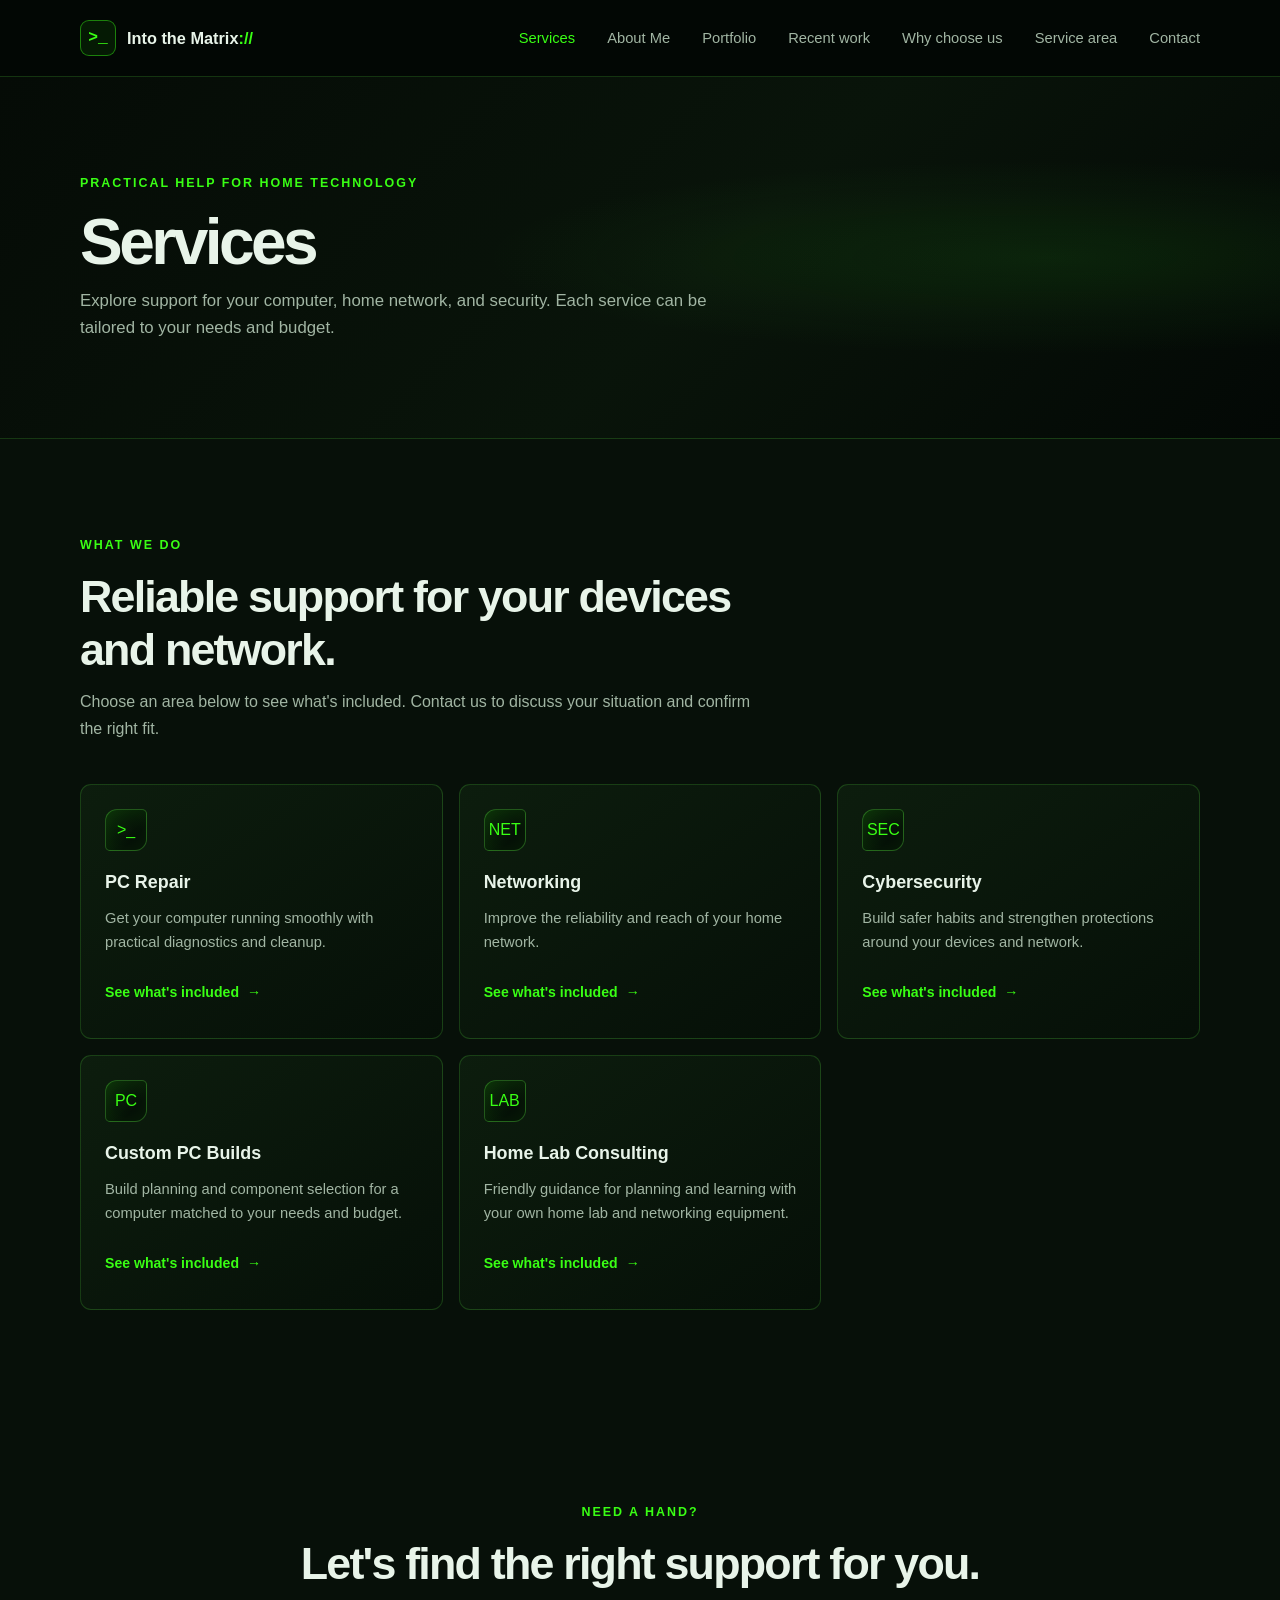
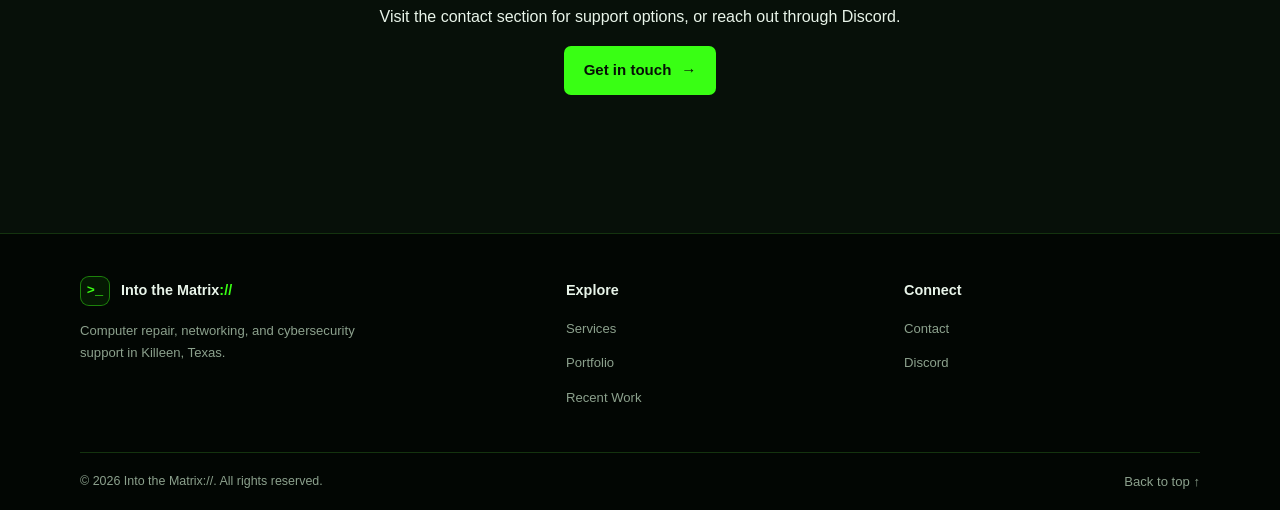
<file: services.html>
<!DOCTYPE html>
<html lang="en">
<head>
  <meta charset="UTF-8">
  <meta name="viewport" content="width=device-width, initial-scale=1">
  <meta name="description" content="Explore computer repair, home networking, cybersecurity, custom PC, and home lab services from Into the Matrix://.">
  <title>Services | Into the Matrix://</title>
  <link rel="stylesheet" href="css/styles.css">
  <script src="js/main.js" defer></script>
</head>
<body>
  <a class="skip-link" href="#main-content">Skip to content</a>

  <header class="site-header">
    <div class="container header-inner">
      <a class="brand" href="index.html#home" aria-label="Into the Matrix home">
        <span class="brand-mark" aria-hidden="true">&gt;_</span>
        <span>Into the Matrix<span class="brand-slashes">://</span></span>
      </a>
      <button class="menu-toggle" type="button" aria-expanded="false" aria-controls="main-navigation">
        <span class="menu-icon" aria-hidden="true"><span></span><span></span><span></span></span>
        <span class="menu-label">Menu</span>
      </button>
      <nav class="site-nav" id="main-navigation" aria-label="Main navigation">
        <a href="services.html" aria-current="page">Services</a>
        <a href="index.html#about">About Me</a>
        <a href="portfolio.html">Portfolio</a>
        <a href="recent-work.html">Recent work</a>
        <a href="index.html#why-choose">Why choose us</a>
        <a href="index.html#service-area">Service area</a>
        <a href="index.html#contact">Contact</a>
      </nav>
    </div>
  </header>

  <main id="main-content">
    <section class="page-hero section-shell" aria-labelledby="page-title">
      <div class="container">
        <p class="eyebrow">Practical help for home technology</p>
        <h1 id="page-title">Services</h1>
        <p>Explore support for your computer, home network, and security. Each service can be tailored to your needs and budget.</p>
      </div>
    </section>

    <section class="section-shell section-light" aria-labelledby="services-title">
      <div class="container">
        <div class="section-heading">
          <p class="eyebrow">What we do</p>
          <h2 id="services-title">Reliable support for your devices and network.</h2>
          <p>Choose an area below to see what's included. Contact us to discuss your situation and confirm the right fit.</p>
        </div>
        <div class="service-grid">
          <article class="service-card">
            <span class="service-icon" aria-hidden="true">&gt;_</span>
            <h3>PC Repair</h3>
            <p>Get your computer running smoothly with practical diagnostics and cleanup.</p>
            <button class="card-open-button" type="button">See what's included <span aria-hidden="true">&rarr;</span></button>
            <div class="card-details" hidden>
              <ul class="service-list">
                <li>PC tune-ups and performance optimization</li>
                <li>Hardware diagnostics</li>
                <li>Virus and malware removal</li>
                <li>Software cleanup</li>
              </ul>
            </div>
          </article>
          <article class="service-card">
            <span class="service-icon" aria-hidden="true">NET</span>
            <h3>Networking</h3>
            <p>Improve the reliability and reach of your home network.</p>
            <button class="card-open-button" type="button">See what's included <span aria-hidden="true">&rarr;</span></button>
            <div class="card-details" hidden>
              <ul class="service-list">
                <li>Wi-Fi optimization and router upgrades</li>
                <li>Home network setup and cabling</li>
                <li>Device configuration</li>
                <li>Remote support sessions</li>
              </ul>
            </div>
          </article>
          <article class="service-card">
            <span class="service-icon" aria-hidden="true">SEC</span>
            <h3>Cybersecurity</h3>
            <p>Build safer habits and strengthen protections around your devices and network.</p>
            <button class="card-open-button" type="button">See what's included <span aria-hidden="true">&rarr;</span></button>
            <div class="card-details" hidden>
              <ul class="service-list">
                <li>Network hardening</li>
                <li>Router and firewall optimization</li>
                <li>Password hygiene and MFA</li>
                <li>Threat cleanup and privacy coaching</li>
              </ul>
            </div>
          </article>
          <article class="service-card">
            <span class="service-icon" aria-hidden="true">PC</span>
            <h3>Custom PC Builds</h3>
            <p>Build planning and component selection for a computer matched to your needs and budget.</p>
            <button class="card-open-button" type="button">See what's included <span aria-hidden="true">&rarr;</span></button>
            <div class="card-details" hidden>
              <ul class="service-list">
                <li>Component selection matched to your budget</li>
                <li>Compatibility and upgrade planning</li>
                <li>Build guidance for your intended use</li>
              </ul>
            </div>
          </article>
          <article class="service-card">
            <span class="service-icon" aria-hidden="true">LAB</span>
            <h3>Home Lab Consulting</h3>
            <p>Friendly guidance for planning and learning with your own home lab and networking equipment.</p>
            <button class="card-open-button" type="button">See what's included <span aria-hidden="true">&rarr;</span></button>
            <div class="card-details" hidden>
              <ul class="service-list">
                <li>Home lab planning and equipment guidance</li>
                <li>Virtualization and network learning</li>
                <li>Friendly troubleshooting support</li>
              </ul>
            </div>
          </article>
        </div>
      </div>
    </section>

    <section class="section-shell contact-section" aria-labelledby="service-contact-title">
      <div class="container">
        <div class="section-heading contact-heading">
          <p class="eyebrow">Need a hand?</p>
          <h2 id="service-contact-title">Let's find the right support for you.</h2>
          <p>Visit the contact section for support options, or reach out through Discord.</p>
          <a class="button button-primary" href="index.html#contact">Get in touch <span aria-hidden="true">&rarr;</span></a>
        </div>
      </div>
    </section>
  </main>

  <dialog class="card-dialog" aria-labelledby="card-dialog-title">
    <div class="card-dialog-heading">
      <p class="eyebrow">Into the Matrix://</p>
      <button class="card-dialog-close" type="button" aria-label="Close details">&times;</button>
    </div>
    <h2 id="card-dialog-title"></h2>
    <div class="card-dialog-content"></div>
  </dialog>

  <footer class="site-footer">
    <div class="container footer-inner">
      <div class="footer-business">
        <a class="brand footer-brand" href="index.html#home" aria-label="Into the Matrix home">
          <span class="brand-mark" aria-hidden="true">&gt;_</span>
          <span>Into the Matrix<span class="brand-slashes">://</span></span>
        </a>
        <p>Computer repair, networking, and cybersecurity support in Killeen, Texas.</p>
      </div>
      <div class="footer-services" aria-label="Explore pages">
        <h2>Explore</h2>
        <ul>
          <li><a href="services.html">Services</a></li>
          <li><a href="portfolio.html">Portfolio</a></li>
          <li><a href="recent-work.html">Recent Work</a></li>
        </ul>
      </div>
      <nav class="footer-social" aria-label="Social links">
        <h2>Connect</h2>
        <ul>
          <li><a href="index.html#contact">Contact</a></li>
          <li><a href="https://discord.gg/3ud6S2FYjs" target="_blank" rel="noopener noreferrer">Discord</a></li>
        </ul>
      </nav>
    </div>
    <div class="container footer-bottom">
      <p class="footer-copy">&copy; 2026 Into the Matrix://. All rights reserved.</p>
      <a href="#main-content">Back to top <span aria-hidden="true">&uarr;</span></a>
    </div>
  </footer>
</body>
</html>
</file>
<file: css/styles.css>
/* ------------------------------
   1. Theme and shared page styles
   ------------------------------ */
:root {
  color-scheme: dark;
  --color-page: #030805;
  --color-panel: #07110a;
  --color-panel-light: #0c1b10;
  --color-text: #e8f4e9;
  --color-muted: #a1b5a3;
  --color-accent: #39ff14;
  --color-accent-bright: #a2ff8a;
  --color-blue: #8dff54;
  --color-border: rgba(100, 255, 75, 0.18);
  --font-body: "Segoe UI", Arial, sans-serif;
  --content-width: 1120px;
}

* {
  box-sizing: border-box;
}

html {
  scroll-behavior: smooth;
}

body {
  margin: 0;
  background: var(--color-page);
  color: var(--color-text);
  font-family: var(--font-body);
  line-height: 1.65;
}

a {
  color: inherit;
}

a:focus-visible {
  outline: 3px solid var(--color-accent);
  outline-offset: 4px;
}

.container {
  width: min(var(--content-width), calc(100% - 48px));
  margin-inline: auto;
}

.section-shell {
  position: relative;
  padding-block: 96px;
}

.skip-link {
  position: absolute;
  z-index: 10;
  top: 12px;
  left: 12px;
  padding: 10px 14px;
  transform: translateY(-160%);
  background: var(--color-accent);
  color: #061006;
  font-weight: 700;
  text-decoration: none;
}

.skip-link:focus {
  transform: translateY(0);
}

.eyebrow {
  margin: 0 0 14px;
  color: var(--color-accent);
  font-size: 0.78rem;
  font-weight: 700;
  letter-spacing: 0.16em;
  text-transform: uppercase;
}

/* ------------------------------
   2. Header and primary navigation
   ------------------------------ */
.site-header {
  position: relative;
  z-index: 2;
  border-bottom: 1px solid var(--color-border);
  background: rgba(3, 8, 5, 0.94);
}

.header-inner,
.site-nav {
  display: flex;
  align-items: center;
}

.header-inner {
  min-height: 76px;
  justify-content: space-between;
  gap: 24px;
}

.brand {
  display: inline-flex;
  align-items: center;
  gap: 11px;
  color: var(--color-text);
  font-size: 1.02rem;
  font-weight: 700;
  text-decoration: none;
}

.brand-mark {
  display: grid;
  width: 36px;
  height: 36px;
  place-items: center;
  border: 1px solid rgba(57, 255, 20, 0.45);
  border-radius: 9px;
  background: rgba(57, 255, 20, 0.08);
  color: var(--color-accent);
  font-family: Consolas, monospace;
}

.brand-slashes {
  color: var(--color-accent);
}

.site-nav {
  gap: 32px;
}

.menu-toggle {
  display: none;
}

.site-nav a {
  display: inline-flex;
  min-height: 44px;
  align-items: center;
  color: var(--color-muted);
  font-size: 0.92rem;
  text-decoration: none;
  transition: color 160ms ease;
}

.site-nav a:hover,
.site-nav a:focus-visible {
  color: var(--color-accent);
}

/* ------------------------------
   3. Hero section and CSS artwork
   ------------------------------ */
.hero {
  isolation: isolate;
  min-height: 560px;
  overflow: hidden;
  padding-block: 90px 100px;
  background:
    radial-gradient(ellipse at 75% 45%, rgba(45, 180, 34, 0.13), transparent 36%),
    linear-gradient(135deg, #050b06 0%, #09140a 55%, #030805 100%);
}

/* Keep a subtle green glow behind the falling code decoration. */
.hero::before {
  position: absolute;
  z-index: 0;
  inset: 0;
  background: radial-gradient(ellipse at 75% 45%, rgba(45, 180, 34, 0.08), transparent 48%);
  content: "";
  pointer-events: none;
}

.matrix-rain {
  position: absolute;
  z-index: 0;
  inset: 0 0 0 54%;
  display: flex;
  justify-content: space-around;
  overflow: hidden;
  opacity: 0.24;
  mask-image: linear-gradient(to bottom, transparent, #000 15%, #000 85%, transparent);
  pointer-events: none;
}

.matrix-rain span {
  color: var(--color-accent-bright);
  font-family: Consolas, monospace;
  font-size: 0.9rem;
  line-height: 1.45;
  text-shadow: 0 0 8px rgba(57, 255, 20, 0.75);
  transform: translateY(-110%);
  animation: code-rain 16s linear infinite;
}

.matrix-rain span:nth-child(2) {
  animation-delay: -7s;
  animation-duration: 19s;
}

.matrix-rain span:nth-child(3) {
  animation-delay: -12s;
  animation-duration: 14s;
}

.matrix-rain span:nth-child(4) {
  animation-delay: -4s;
  animation-duration: 21s;
}

.matrix-rain span:nth-child(5) {
  animation-delay: -15s;
  animation-duration: 17s;
}

.matrix-rain span:nth-child(6) {
  animation-delay: -9s;
  animation-duration: 20s;
}

.matrix-rain span:nth-child(7) {
  animation-delay: -2s;
  animation-duration: 15s;
}

.matrix-rain span:nth-child(8) {
  animation-delay: -11s;
  animation-duration: 18s;
}

@keyframes code-rain {
  to {
    transform: translateY(110vh);
  }
}

.hero-layout {
  position: relative;
  z-index: 1;
  display: grid;
  grid-template-columns: 1.15fr 0.85fr;
  align-items: center;
  gap: 48px;
}

.hero-layout > *,
.about-layout > *,
.service-card,
.contact-card {
  min-width: 0;
}

.hero-copy {
  max-width: 650px;
}

.hero-copy .eyebrow {
  display: flex;
  align-items: center;
  gap: 10px;
}

.status-dot {
  width: 8px;
  height: 8px;
  border-radius: 50%;
  background: var(--color-accent);
  box-shadow: 0 0 14px rgba(57, 255, 20, 0.75);
}

h1,
h2,
h3,
p {
  margin-top: 0;
}

h1 {
  margin-bottom: 10px;
  font-size: clamp(2.6rem, 5vw, 4.5rem);
  letter-spacing: -0.055em;
  line-height: 1.08;
}

.hero-subtitle {
  margin-bottom: 20px;
  color: #c8dfca;
  font-size: clamp(1.05rem, 2vw, 1.3rem);
  font-weight: 600;
}

.hero-description {
  max-width: 590px;
  margin-bottom: 28px;
  color: var(--color-muted);
  font-size: 1.05rem;
}

.hero-actions {
  display: flex;
  flex-wrap: wrap;
  gap: 12px;
}

.button {
  display: inline-flex;
  min-height: 48px;
  align-items: center;
  justify-content: center;
  gap: 10px;
  padding: 11px 19px;
  border: 1px solid transparent;
  border-radius: 7px;
  font-size: 0.94rem;
  font-weight: 700;
  text-decoration: none;
  transition: transform 160ms ease, background-color 160ms ease, border-color 160ms ease;
}

.button:hover {
  transform: translateY(-2px);
}

.button-primary {
  background: var(--color-accent);
  color: #061006;
}

.button-primary:hover {
  background: var(--color-accent-bright);
}

.button-secondary {
  border-color: var(--color-border);
  background: rgba(255, 255, 255, 0.025);
  color: var(--color-text);
}

.button-secondary:hover {
  border-color: rgba(57, 255, 20, 0.65);
  background: rgba(57, 255, 20, 0.07);
}

.hero-note {
  margin: 20px 0 0;
  color: #8da78f;
  font-size: 0.86rem;
}

.hero-art {
  position: relative;
  display: grid;
  width: min(100%, 380px);
  aspect-ratio: 1;
  place-items: center;
  justify-self: end;
}

.art-orbit,
.art-core {
  position: absolute;
  border-radius: 50%;
}

.orbit-outer {
  inset: 5%;
  border: 1px solid rgba(100, 255, 75, 0.24);
  box-shadow: 0 0 70px rgba(57, 255, 20, 0.1), inset 0 0 70px rgba(57, 255, 20, 0.07);
}

.orbit-inner {
  inset: 17%;
  border: 1px dashed rgba(141, 255, 84, 0.42);
  transform: rotate(-24deg);
}

.art-core {
  display: flex;
  width: 46%;
  aspect-ratio: 1;
  flex-direction: column;
  align-items: center;
  justify-content: center;
  border: 1px solid rgba(100, 255, 75, 0.42);
  background: radial-gradient(circle at 35% 25%, #18351a, #091209 70%);
  box-shadow: 0 0 50px rgba(57, 255, 20, 0.15);
}

.art-prompt {
  color: var(--color-accent);
  font-family: Consolas, monospace;
  font-size: clamp(2rem, 5vw, 3.5rem);
  font-weight: 700;
}

.art-caption {
  color: #b6d2b7;
  font-family: Consolas, monospace;
  font-size: 0.68rem;
  letter-spacing: 0.18em;
  line-height: 1.4;
  text-align: center;
}

.art-label {
  position: absolute;
  color: #a1c9a0;
  font-family: Consolas, monospace;
  font-size: 0.62rem;
  letter-spacing: 0.13em;
}

.art-label-top {
  top: 11%;
  right: 3%;
}

.art-label-bottom {
  bottom: 11%;
  left: 3%;
}

/* ------------------------------
   4. Services section and cards
   ------------------------------ */
.section-light {
  background: #071009;
}

.section-heading {
  max-width: 680px;
  margin-bottom: 42px;
}

.page-hero {
  overflow: hidden;
  border-bottom: 1px solid var(--color-border);
  background:
    radial-gradient(ellipse at 82% 50%, rgba(45, 180, 34, 0.13), transparent 38%),
    linear-gradient(135deg, #050b06 0%, #09140a 55%, #030805 100%);
}

.page-hero .container {
  position: relative;
  z-index: 1;
}

.page-hero h1 {
  font-size: clamp(2.4rem, 5vw, 4rem);
}

.page-hero p:last-child {
  max-width: 680px;
  margin-bottom: 0;
  color: var(--color-muted);
  font-size: 1.05rem;
}

.site-nav a[aria-current="page"] {
  color: var(--color-accent);
}

.section-heading h2,
.about-intro h2 {
  margin-bottom: 14px;
  font-size: clamp(2rem, 3.5vw, 2.8rem);
  letter-spacing: -0.04em;
  line-height: 1.18;
}

.section-heading > p:last-child {
  margin-bottom: 0;
  color: var(--color-muted);
}

.service-grid {
  display: grid;
  grid-template-columns: repeat(3, minmax(0, 1fr));
  gap: 16px;
}

.service-card,
.contact-card {
  border: 1px solid var(--color-border);
  border-radius: 11px;
  background: linear-gradient(145deg, rgba(13, 30, 14, 0.96), rgba(6, 16, 8, 0.96));
}

.service-card {
  min-height: 205px;
  padding: 24px;
  transition: border-color 160ms ease, transform 160ms ease;
}

.service-card:hover {
  transform: translateY(-3px);
  border-color: rgba(57, 255, 20, 0.45);
}

.service-icon {
  display: grid;
  width: 42px;
  height: 42px;
  margin-bottom: 17px;
  place-items: center;
  border: 1px solid rgba(100, 255, 75, 0.3);
  border-radius: 12px 5px 12px 5px;
  background:
    linear-gradient(135deg, rgba(57, 255, 20, 0.12), transparent 70%),
    rgba(3, 8, 5, 0.56);
  color: var(--color-accent);
  box-shadow: inset 0 0 18px rgba(57, 255, 20, 0.06);
  transition: border-color 160ms ease, box-shadow 160ms ease;
}

.service-icon svg {
  width: 25px;
  height: 25px;
}

.service-card:hover .service-icon {
  border-color: rgba(57, 255, 20, 0.6);
  box-shadow: inset 0 0 18px rgba(57, 255, 20, 0.12), 0 0 14px rgba(57, 255, 20, 0.08);
}

.service-card h3,
.contact-card h3 {
  margin-bottom: 8px;
  font-size: 1.12rem;
}

.service-card p,
.contact-card p {
  margin-bottom: 0;
  color: var(--color-muted);
  font-size: 0.92rem;
}

.service-card .service-list {
  display: grid;
  gap: 7px;
  margin: 18px 0 0;
  padding-left: 18px;
  color: var(--color-muted);
  font-size: 0.88rem;
}

.service-list li::marker {
  color: var(--color-accent);
}

.card-open-button {
  display: inline-flex;
  min-height: 44px;
  align-items: center;
  gap: 8px;
  margin-top: 16px;
  padding: 0;
  border: 0;
  background: transparent;
  color: var(--color-accent);
  font: inherit;
  font-size: 0.88rem;
  font-weight: 700;
  text-align: left;
  cursor: pointer;
}

.card-open-button:hover {
  color: var(--color-accent-bright);
  text-decoration: underline;
  text-underline-offset: 4px;
}

.card-open-button:focus-visible,
.card-dialog-close:focus-visible {
  outline: 3px solid var(--color-accent);
  outline-offset: 4px;
}

/* ------------------------------
   5. About section
   ------------------------------ */
.about-section {
  background:
    radial-gradient(ellipse at 90% 50%, rgba(38, 135, 32, 0.13), transparent 38%),
    var(--color-page);
}

.about-layout {
  display: grid;
  grid-template-columns: minmax(0, 760px);
}

.about-intro > p:not(.eyebrow) {
  color: var(--color-muted);
}

.about-intro .about-lead {
  color: #c6dfc7;
  font-size: 1.1rem;
  font-weight: 600;
}

/* ------------------------------
   6. Contact options and placeholders
   ------------------------------ */
.contact-section {
  background: #071009;
}

.contact-heading {
  margin-inline: auto;
  text-align: center;
}

.contact-grid {
  display: grid;
  grid-template-columns: repeat(3, minmax(0, 1fr));
  gap: 16px;
}

.contact-card {
  min-height: 235px;
  padding: 25px;
}

.contact-icon {
  display: grid;
  width: 38px;
  height: 38px;
  margin-bottom: 18px;
  place-items: center;
  border: 1px solid rgba(100, 255, 75, 0.32);
  border-radius: 9px;
  background: rgba(57, 255, 20, 0.07);
  color: var(--color-accent);
  font-family: Consolas, monospace;
  font-weight: 700;
}

.contact-card h3 {
  margin-bottom: 7px;
}

.contact-card p {
  min-height: 60px;
  margin-bottom: 15px;
}

.contact-steps {
  display: grid;
  gap: 10px;
  margin: 12px 0 20px;
  padding-left: 21px;
  color: var(--color-muted);
  font-size: 0.88rem;
}

.contact-steps li::marker {
  color: var(--color-accent);
  font-weight: 700;
}

.contact-steps strong {
  color: var(--color-text);
}

.text-link {
  display: inline-flex;
  min-height: 44px;
  align-items: center;
  color: var(--color-accent);
  font-size: 0.9rem;
  font-weight: 700;
  text-decoration: none;
  overflow-wrap: anywhere;
}

.text-link:hover {
  color: var(--color-accent-bright);
  text-decoration: underline;
  text-underline-offset: 4px;
}

.contact-card-muted {
  background: rgba(7, 17, 8, 0.72);
}

.coming-soon {
  color: #91a993;
  font-size: 0.85rem;
}

/* ------------------------------
   7. Portfolio, case studies, and trust
   ------------------------------ */
.portfolio-grid,
.recent-grid {
  display: grid;
  grid-template-columns: repeat(3, minmax(0, 1fr));
  gap: 18px;
}

.portfolio-card,
.recent-card {
  min-width: 0;
  overflow: hidden;
  border: 1px solid var(--color-border);
  border-radius: 11px;
  background: linear-gradient(145deg, rgba(13, 30, 14, 0.96), rgba(6, 16, 8, 0.96));
  transition: border-color 160ms ease, transform 160ms ease;
}

.portfolio-card:hover,
.recent-card:hover {
  transform: translateY(-3px);
  border-color: rgba(57, 255, 20, 0.45);
}

.portfolio-visual {
  display: flex;
  min-height: 170px;
  flex-direction: column;
  align-items: center;
  justify-content: center;
  gap: 10px;
  margin: 0;
  border-bottom: 1px solid var(--color-border);
  background:
    linear-gradient(rgba(7, 17, 8, 0.35), rgba(3, 8, 5, 0.82)),
    repeating-linear-gradient(0deg, transparent 0 23px, rgba(57, 255, 20, 0.08) 24px),
    radial-gradient(ellipse at 50% 40%, rgba(57, 255, 20, 0.17), transparent 60%),
    #071009;
  color: var(--color-accent-bright);
  font-family: Consolas, monospace;
  font-size: clamp(1.05rem, 2vw, 1.4rem);
  font-weight: 700;
  letter-spacing: 0.04em;
  text-shadow: 0 0 18px rgba(57, 255, 20, 0.45);
  text-align: center;
}

.visual-caption {
  color: #91a993;
  font-size: 0.62rem;
  font-weight: 400;
  letter-spacing: 0.16em;
  text-shadow: none;
}

.visual-lab {
  background:
    linear-gradient(rgba(7, 17, 8, 0.4), rgba(3, 8, 5, 0.84)),
    repeating-linear-gradient(90deg, transparent 0 36px, rgba(57, 255, 20, 0.07) 37px),
    radial-gradient(ellipse at 50% 40%, rgba(57, 255, 20, 0.17), transparent 60%),
    #071009;
}

.visual-pc {
  background:
    linear-gradient(rgba(7, 17, 8, 0.35), rgba(3, 8, 5, 0.82)),
    repeating-linear-gradient(135deg, transparent 0 30px, rgba(57, 255, 20, 0.07) 31px),
    radial-gradient(ellipse at 50% 40%, rgba(57, 255, 20, 0.17), transparent 60%),
    #071009;
}

.portfolio-copy {
  padding: 21px;
}

.portfolio-copy h3,
.recent-card h3 {
  margin-bottom: 8px;
  font-size: 1.08rem;
  line-height: 1.35;
}

.portfolio-copy > p:not(.skill-label) {
  min-height: 0;
  margin-bottom: 0;
  color: var(--color-muted);
  font-size: 0.9rem;
}

.skill-label {
  margin-bottom: 8px;
  color: #c6dfc7;
  font-size: 0.76rem;
  font-weight: 700;
  letter-spacing: 0.08em;
  text-transform: uppercase;
}

.skill-list {
  display: flex;
  flex-wrap: wrap;
  gap: 7px;
  margin: 0;
  padding: 0;
  list-style: none;
}

.skill-list li {
  padding: 4px 9px;
  border: 1px solid var(--color-border);
  border-radius: 999px;
  background: rgba(57, 255, 20, 0.045);
  color: var(--color-muted);
  font-size: 0.75rem;
}

.recent-section {
  background:
    radial-gradient(ellipse at 12% 35%, rgba(38, 135, 32, 0.1), transparent 34%),
    var(--color-page);
}

.recent-card {
  padding: 24px;
}

.card-summary {
  margin-bottom: 0;
  color: var(--color-muted);
  font-size: 0.88rem;
}

.case-study {
  display: grid;
  gap: 17px;
  margin: 0;
}

.case-study div {
  padding-left: 13px;
  border-left: 2px solid rgba(57, 255, 20, 0.42);
}

.case-study dt {
  margin-bottom: 3px;
  color: var(--color-accent);
  font-family: Consolas, monospace;
  font-size: 0.78rem;
  font-weight: 700;
  letter-spacing: 0.05em;
}

.case-study dd {
  margin: 0;
  color: var(--color-muted);
  font-size: 0.88rem;
}

.card-dialog {
  width: min(560px, calc(100% - 32px));
  max-height: min(80vh, 680px);
  overflow: auto;
  padding: 28px;
  border: 1px solid rgba(100, 255, 75, 0.35);
  border-radius: 14px;
  background: linear-gradient(145deg, #0c1b10, #050b06);
  color: var(--color-text);
  box-shadow: 0 24px 80px rgba(0, 0, 0, 0.65);
}

.section-dialog {
  width: min(1000px, calc(100% - 32px));
  max-height: min(88vh, 900px);
  overflow: auto;
  padding: 12px 28px 0;
  border: 1px solid rgba(100, 255, 75, 0.35);
  border-radius: 14px;
  background: linear-gradient(145deg, #0c1b10, #050b06);
  color: var(--color-text);
  box-shadow: 0 24px 80px rgba(0, 0, 0, 0.65);
}

.card-dialog::backdrop,
.section-dialog::backdrop {
  background: rgba(0, 0, 0, 0.78);
  backdrop-filter: blur(4px);
}

.section-dialog-heading {
  position: sticky;
  z-index: 1;
  top: -12px;
  display: flex;
  align-items: center;
  justify-content: space-between;
  gap: 20px;
  padding-block: 12px;
  background: #0c1b10;
}

.section-dialog-heading .eyebrow {
  margin-bottom: 0;
}

.section-dialog .section-shell {
  padding-block: 44px;
}

.card-dialog-heading {
  display: flex;
  align-items: center;
  justify-content: space-between;
  gap: 20px;
}

.card-dialog-heading .eyebrow {
  margin-bottom: 12px;
}

.card-dialog h2 {
  margin-bottom: 20px;
  font-size: clamp(1.5rem, 5vw, 2rem);
  line-height: 1.2;
}

.card-dialog-content > :last-child {
  margin-bottom: 0;
}

.card-dialog-content p {
  color: var(--color-muted);
}

.card-dialog-content .service-list {
  margin-top: 0;
}

.card-dialog-close {
  display: grid;
  width: 44px;
  height: 44px;
  flex: 0 0 44px;
  place-items: center;
  border: 1px solid var(--color-border);
  border-radius: 8px;
  background: rgba(255, 255, 255, 0.025);
  color: var(--color-text);
  font: inherit;
  font-size: 1.6rem;
  line-height: 1;
  cursor: pointer;
}

.section-dialog-close {
  display: grid;
  width: 44px;
  height: 44px;
  flex: 0 0 44px;
  place-items: center;
  border: 1px solid var(--color-border);
  border-radius: 8px;
  background: rgba(255, 255, 255, 0.025);
  color: var(--color-text);
  font: inherit;
  font-size: 1.6rem;
  line-height: 1;
  cursor: pointer;
}

.card-dialog-close:focus-visible,
.section-dialog-close:focus-visible {
  outline: 3px solid var(--color-accent);
  outline-offset: 4px;
}

.card-dialog-close:hover {
  border-color: rgba(57, 255, 20, 0.65);
  color: var(--color-accent);
}

.section-dialog-close:hover {
  border-color: rgba(57, 255, 20, 0.65);
  color: var(--color-accent);
}

.why-section {
  background: #071009;
}

.trust-grid {
  display: grid;
  grid-template-columns: repeat(3, minmax(0, 1fr));
  gap: 18px;
  margin: 0;
  padding: 0;
  list-style: none;
}

.trust-grid li {
  display: flex;
  align-items: flex-start;
  gap: 14px;
  min-width: 0;
  padding: 20px;
  border: 1px solid var(--color-border);
  border-radius: 10px;
  background: rgba(3, 8, 5, 0.56);
  color: var(--color-muted);
  font-size: 0.88rem;
}

.trust-grid strong {
  color: var(--color-text);
  font-size: 0.94rem;
}

.trust-mark {
  display: grid;
  width: 32px;
  height: 32px;
  flex: 0 0 32px;
  place-items: center;
  border: 1px solid rgba(100, 255, 75, 0.35);
  border-radius: 8px;
  color: var(--color-accent);
  font-family: Consolas, monospace;
  font-size: 0.72rem;
  font-weight: 700;
}

/* ------------------------------
   8. Service area
   ------------------------------ */
.area-section {
  background:
    radial-gradient(ellipse at 85% 50%, rgba(38, 135, 32, 0.12), transparent 38%),
    var(--color-page);
}

.area-layout {
  display: grid;
  grid-template-columns: minmax(0, 1fr) minmax(0, 0.9fr);
  align-items: center;
  gap: 64px;
}

.area-copy h2 {
  margin-bottom: 16px;
  font-size: clamp(2rem, 3.5vw, 2.8rem);
  letter-spacing: -0.04em;
  line-height: 1.18;
}

.area-description {
  max-width: 550px;
  margin-bottom: 24px;
  color: var(--color-muted);
}

.area-panel {
  padding: 28px;
  border: 1px solid var(--color-border);
  border-radius: 11px;
  background: linear-gradient(145deg, rgba(13, 30, 14, 0.96), rgba(6, 16, 8, 0.96));
}

.area-panel-label {
  margin-bottom: 18px;
  color: var(--color-accent);
  font-size: 0.78rem;
  font-weight: 700;
  letter-spacing: 0.14em;
  text-transform: uppercase;
}

.area-option {
  display: flex;
  align-items: flex-start;
  gap: 15px;
}

.area-option + .area-option {
  margin-top: 20px;
  padding-top: 20px;
  border-top: 1px solid var(--color-border);
}

.area-option-mark {
  display: grid;
  width: 34px;
  height: 34px;
  flex: 0 0 34px;
  place-items: center;
  border: 1px solid rgba(100, 255, 75, 0.35);
  border-radius: 8px;
  background: rgba(57, 255, 20, 0.045);
  color: var(--color-accent);
}

.area-option-mark svg {
  width: 20px;
  height: 20px;
}

.area-option h3 {
  margin-bottom: 5px;
  font-size: 1rem;
}

.area-option p {
  margin: 0;
  color: var(--color-muted);
  font-size: 0.88rem;
}

/* ------------------------------
   9. Footer and small-screen layout
   ------------------------------ */
.site-footer {
  border-top: 1px solid var(--color-border);
  background: #020603;
}

.footer-inner {
  display: grid;
  grid-template-columns: 1.5fr 1fr 1fr;
  gap: 42px;
  padding-block: 42px;
}

.footer-brand {
  font-size: 0.9rem;
}

.footer-brand .brand-mark {
  width: 30px;
  height: 30px;
  font-size: 0.85rem;
}

.footer-business > p {
  max-width: 300px;
  margin: 14px 0 0;
  color: #8ca18d;
  font-size: 0.82rem;
}

.footer-services h2,
.footer-social h2 {
  margin: 3px 0 12px;
  color: var(--color-text);
  font-size: 0.9rem;
}

.footer-services ul,
.footer-social ul {
  display: grid;
  gap: 8px;
  margin: 0;
  padding: 0;
  list-style: none;
}

.footer-services a,
.footer-social a,
.footer-bottom a {
  color: #8ca18d;
  font-size: 0.82rem;
  text-decoration: none;
}

.footer-services a:hover,
.footer-social a:hover,
.footer-bottom a:hover {
  color: var(--color-accent);
}

.footer-social a span {
  color: #647765;
  font-size: 0.72rem;
}

.footer-bottom {
  display: flex;
  min-height: 58px;
  align-items: center;
  justify-content: space-between;
  gap: 16px;
  border-top: 1px solid var(--color-border);
}

.footer-copy {
  margin: 0;
  color: #8ca18d;
  font-size: 0.78rem;
}

@media (max-width: 820px) {
  .section-shell {
    padding-block: 76px;
  }

  .hero {
    padding-block: 72px 84px;
  }

  .hero-layout {
    grid-template-columns: 1fr 0.7fr;
    gap: 20px;
  }

  .hero-art {
    width: 100%;
  }

  .service-grid {
    grid-template-columns: repeat(2, minmax(0, 1fr));
  }

  .contact-grid {
    grid-template-columns: repeat(2, minmax(0, 1fr));
  }

  .portfolio-grid,
  .recent-grid,
  .trust-grid {
    grid-template-columns: repeat(2, minmax(0, 1fr));
  }

  .contact-card:last-child:nth-child(odd) {
    grid-column: 1 / -1;
  }
}

@media (max-width: 900px) {
  .header-inner {
    flex-wrap: wrap;
    padding-block: 12px;
  }

  .header-inner > .site-nav {
    width: 100%;
    align-items: stretch;
    flex-direction: column;
    gap: 0;
  }

  html.js-enabled .menu-toggle {
    display: inline-flex;
  }

  html.js-enabled .site-nav:not(.is-open) {
    display: none;
  }

  .site-nav a {
    width: 100%;
    padding-block: 4px;
  }

  .menu-toggle {
    min-width: 44px;
    min-height: 44px;
    align-items: center;
    justify-content: center;
    gap: 9px;
    padding: 8px 12px;
    border: 1px solid var(--color-border);
    border-radius: 7px;
    background: rgba(255, 255, 255, 0.025);
    color: var(--color-text);
    font: inherit;
    font-size: 0.88rem;
    cursor: pointer;
  }

  .menu-toggle:hover,
  .menu-toggle:focus-visible {
    border-color: rgba(57, 255, 20, 0.65);
  }

  .menu-icon {
    display: grid;
    width: 18px;
    gap: 4px;
  }

  .menu-icon span {
    width: 100%;
    height: 2px;
    border-radius: 2px;
    background: var(--color-accent);
    transition: transform 160ms ease, opacity 160ms ease;
  }

  .menu-toggle[aria-expanded="true"] .menu-icon span:first-child {
    transform: translateY(6px) rotate(45deg);
  }

  .menu-toggle[aria-expanded="true"] .menu-icon span:nth-child(2) {
    opacity: 0;
  }

  .menu-toggle[aria-expanded="true"] .menu-icon span:last-child {
    transform: translateY(-6px) rotate(-45deg);
  }

  .site-nav.is-open {
    padding-top: 8px;
    border-top: 1px solid var(--color-border);
  }
}

@media (max-width: 760px) {
  .container {
    width: min(var(--content-width), calc(100% - 36px));
  }

  .section-dialog {
    width: calc(100% - 20px);
    max-height: 90vh;
    padding: 10px 12px 0;
  }

  .section-dialog .section-shell {
    padding-block: 32px;
  }

  .section-shell {
    padding-block: 62px;
  }

  .brand {
    font-size: 0.92rem;
  }

  .site-nav {
    gap: 18px;
  }

  .site-nav a {
    font-size: 0.85rem;
  }

  .hero {
    padding-block: 64px 72px;
  }

  .matrix-rain {
    left: 62%;
    opacity: 0.16;
  }

  .hero-layout {
    grid-template-columns: 1fr;
  }

  .hero-art {
    width: min(74vw, 310px);
    justify-self: center;
    margin-top: 10px;
  }

  .hero-description {
    font-size: 0.98rem;
  }

  .service-grid,
  .portfolio-grid,
  .recent-grid,
  .trust-grid,
  .contact-grid,
  .about-layout,
  .area-layout {
    grid-template-columns: 1fr;
  }

  .area-layout {
    gap: 28px;
  }

  .service-card {
    min-height: auto;
  }

  .contact-card {
    min-height: auto;
  }

  .contact-card p {
    min-height: 0;
  }

  .footer-inner {
    grid-template-columns: 1fr 1fr;
    gap: 28px 20px;
    padding-block: 32px;
  }

  .footer-business {
    grid-column: 1 / -1;
  }

  .footer-bottom {
    min-height: 64px;
    flex-wrap: wrap;
    padding-block: 12px;
  }

}

@media (prefers-reduced-motion: reduce) {
  html {
    scroll-behavior: auto;
  }

  .matrix-rain span {
    animation: none;
    transform: none;
  }

  *,
  *::before,
  *::after {
    transition-duration: 0.01ms !important;
  }
}

html.section-cards-enabled main > section:not(#home),
html.section-cards-enabled .site-footer {
  display: none;
}
</file>
